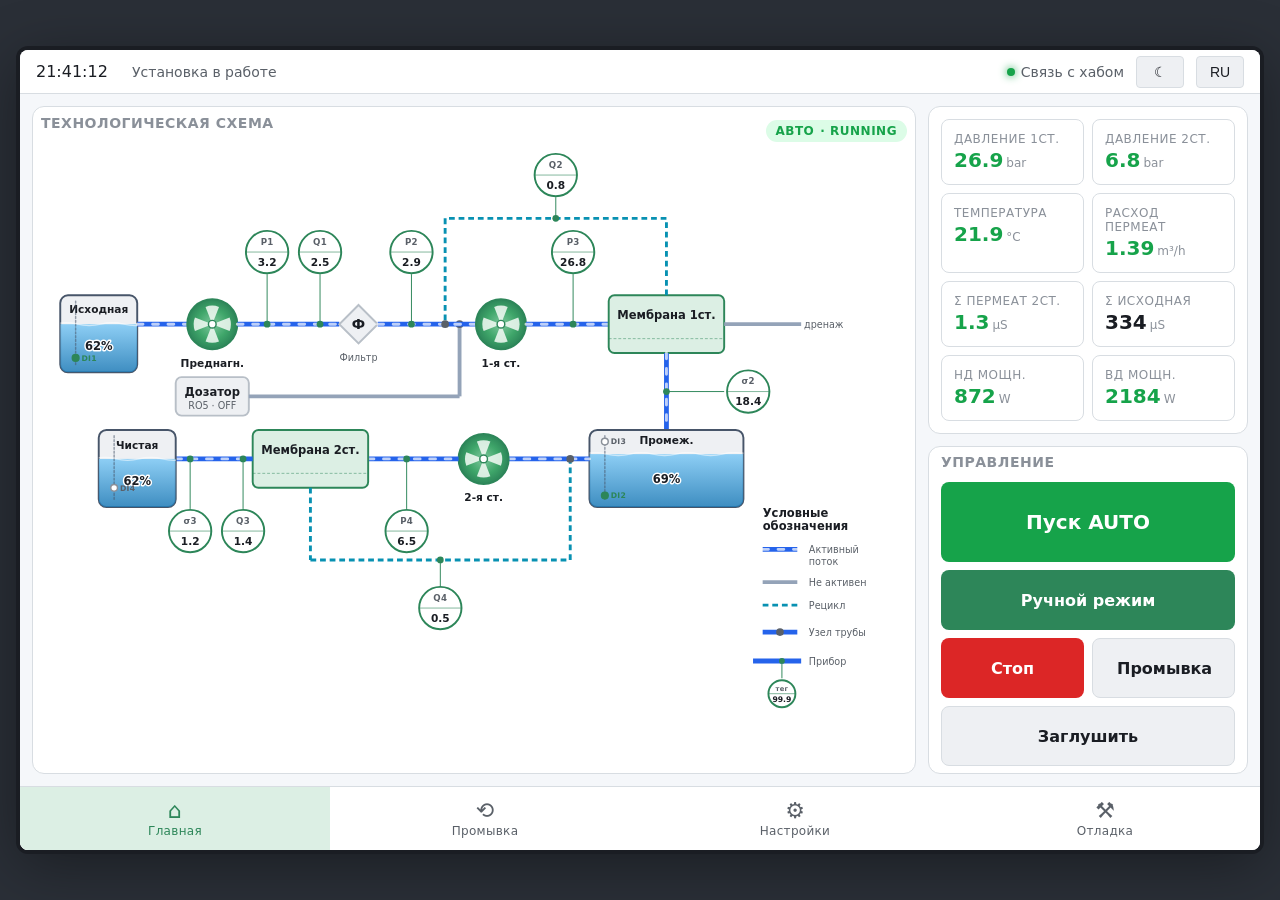
<file: proto/index.html>
<!DOCTYPE html>
<html lang="ru" data-theme="light">
<head>
    <meta charset="UTF-8">
    <title>RO HMI — Главная</title>
    <link rel="stylesheet" href="style.css">
    <style>
        /* ───── main screen specific ───── */
        .main-grid {
            display: grid;
            grid-template-columns: 1fr 320px;
            grid-template-rows: 1fr;
            gap: var(--gap-md);
            padding: var(--gap-md);
            height: 100%;
        }

        /* мнемосхема — слева, занимает всё */
        .mnemo-panel {
            background: var(--bg-card);
            border: 1px solid var(--border);
            border-radius: var(--radius-lg);
            padding: var(--gap-sm);  /* было gap-md, уменьшено для большего места под схему */
            overflow: hidden;
            display: flex;
            flex-direction: column;
        }
        .mnemo-header {
            display: flex;
            justify-content: space-between;
            align-items: center;
            margin-bottom: var(--gap-sm);  /* было gap-md, уменьшено */
        }
        .mnemo-svg {
            flex: 1;
            width: 100%;
        }

        /* правая колонка — KPI + кнопки */
        .right-col {
            display: flex;
            flex-direction: column;
            gap: var(--gap-md);
            min-width: 0;
        }

        /* KPI grid */
        .kpi-grid {
            display: grid;
            grid-template-columns: 1fr 1fr;
            gap: var(--gap-sm);
        }

        /* кнопки управления */
        .control-stack {
            display: flex;
            flex-direction: column;
            gap: var(--gap-sm);
        }
        .control-stack .btn { width: 100%; }
        .control-row {
            display: grid;
            grid-template-columns: 1fr 1fr;
            gap: var(--gap-sm);
        }

        /* Mode badge на мнемосхеме */
        .current-state {
            font-size: var(--fs-lg);
            font-weight: 600;
        }

        /* ─── SVG штрихи мнемосхемы ─── */
        .mnemo-svg .pipe { stroke: var(--pipe); stroke-width: 4; fill: none; }
        .mnemo-svg .pipe-active { stroke: var(--pipe-active); stroke-width: 5; fill: none; }
        .mnemo-svg .pipe-recycle { stroke: var(--info); stroke-width: 3; stroke-dasharray: 6 4; fill: none; }

        /* ─── Flow animation: «движущиеся капли» поверх активных труб ───
         * Полупрозрачная dashed-линия поверх сплошной pipe-active. Анимация
         * stroke-dashoffset создаёт иллюзию движения воды. Использовать только
         * на активных трубах (pipe-active), не на recycle (там уже dashed). */
        .mnemo-svg .pipe-flow {
            stroke: rgba(255, 255, 255, 0.7);
            stroke-width: 3;
            stroke-dasharray: 6 10;
            stroke-linecap: round;
            fill: none;
            pointer-events: none;
            animation: flow-march 1.4s linear infinite;
        }
        .mnemo-svg .pipe-flow.reverse {
            animation-name: flow-march-reverse;
        }

        /* dasharray = 6+10 = 16 → один цикл = смещение на 16 px */
        @keyframes flow-march {
            to { stroke-dashoffset: -16; }
        }
        @keyframes flow-march-reverse {
            to { stroke-dashoffset: 16; }
        }

        /* Анимация ПРЯМО на pipe-recycle (он уже dashed, нет нужды в overlay) */
        .mnemo-svg .pipe-recycle.flowing {
            animation: recycle-march 1.6s linear infinite;
        }
        @keyframes recycle-march {
            /* dasharray pipe-recycle = 6+4 = 10 px */
            to { stroke-dashoffset: -10; }
        }

        /* В тёмной теме яркость капель ниже */
        [data-theme="dark"] .mnemo-svg .pipe-flow {
            stroke: rgba(255, 255, 255, 0.45);
        }

        /* Accessibility — уважаем prefers-reduced-motion */
        @media (prefers-reduced-motion: reduce) {
            .mnemo-svg .pipe-flow {
                animation: none;
                stroke-dashoffset: 0;
            }
        }

        /* Junction — точка разветвления трубопровода (рецикл подключается
         * к main pipe, не к блоку). Стандарт P&ID — small filled circle. */
        .mnemo-svg .pipe-junction {
            fill: var(--text-secondary);
            stroke: none;
        }
        [data-theme="dark"] .mnemo-svg .pipe-junction {
            fill: var(--text-secondary);
        }
        .mnemo-svg .tank {
            fill: var(--bg-mute);
            stroke: var(--tank-stroke);
            stroke-width: 2;
        }
        /* legacy class — оставлен для обратной совместимости, не используется
         * в новом представлении ёмкостей (см. tank-water-grad ниже). */
        .mnemo-svg .tank-water { fill: var(--water); opacity: 0.7; }

        /* ─── Ёмкости (расширенная графика) ────────────────────────────────
         * Структура SVG-группы ёмкости:
         *   1. <rect class="tank">              — корпус (rounded rect)
         *   2. <g clip-path="…">                — обрезка по форме корпуса
         *        <rect class="tank-water-grad"> — заливка водой
         *        <path class="tank-wave-line">  — ripple на поверхности
         *   3. <text class="tank-name">          — название ёмкости
         *   4. <text class="tank-pct">           — % заполнения
         *   5. <line class="tank-probe">         — стержень датчиков уровня
         *   6. <g class="level-sw [.active]">    — поплавковый датчик на стержне
         */
        .mnemo-svg .tank-water-grad {
            fill: url(#tankWaterGrad);
            opacity: 0.85;
        }
        .mnemo-svg .tank-wave-line {
            stroke: #ffffff;
            stroke-width: 1.4;
            fill: none;
            opacity: 0.55;
            stroke-linecap: round;
            animation: tank-wave 5s ease-in-out infinite;
            transform-box: fill-box;
        }
        [data-theme="dark"] .mnemo-svg .tank-wave-line { opacity: 0.4; }
        @keyframes tank-wave {
            0%, 100% { transform: translateX(0); }
            50%      { transform: translateX(-10px); }
        }
        @media (prefers-reduced-motion: reduce) {
            .mnemo-svg .tank-wave-line { animation: none; }
        }
        .mnemo-svg .tank-name {
            fill: var(--text-primary);
            font-size: 11px;
            font-weight: 600;
            font-family: inherit;
            text-anchor: middle;
        }
        .mnemo-svg .tank-pct {
            fill: var(--text-primary);
            font-size: 12px;
            font-weight: 700;
            font-family: inherit;
            text-anchor: middle;
            font-variant-numeric: tabular-nums;
            paint-order: stroke;
            stroke: var(--bg-card);
            stroke-width: 3;
            stroke-linejoin: round;
        }
        /* Стержень-кронштейн с датчиками уровня (имитация погруженного зонда) */
        .mnemo-svg .tank-probe {
            stroke: var(--tank-stroke);
            stroke-width: 1.5;
            opacity: 0.55;
            stroke-dasharray: 2 2;
            stroke-linecap: round;
        }
        /* Поплавковый датчик уровня. Состояния:
         *   default — сухой (◯, серый, контур)
         *   .active — мокрый, контакт замкнут (●, зелёный)
         *   .alarm  — авария (●, красный, пульсация)
         */
        .mnemo-svg .level-sw .sw-dot {
            fill: var(--bg-card);
            stroke: var(--text-muted);
            stroke-width: 1.5;
        }
        .mnemo-svg .level-sw.active .sw-dot {
            fill: var(--accent);
            stroke: var(--accent);
        }
        .mnemo-svg .level-sw.alarm .sw-dot {
            fill: var(--danger);
            stroke: var(--danger);
            animation: sc-pulse 1.5s ease-in-out infinite;
        }
        .mnemo-svg .level-sw .sw-tag {
            fill: var(--text-secondary);
            font-size: 8px;
            font-weight: 700;
            font-family: inherit;
            letter-spacing: 0.3px;
            text-anchor: start;
        }
        .mnemo-svg .level-sw.active .sw-tag { fill: var(--accent); }
        .mnemo-svg .level-sw.alarm  .sw-tag { fill: var(--danger); }
        .mnemo-svg .equipment-bg { fill: var(--bg-mute); stroke: var(--border-strong); stroke-width: 2; }
        .mnemo-svg .equipment-active { fill: var(--accent-mute); stroke: var(--accent); stroke-width: 2; }
        .mnemo-svg .label { fill: var(--text-primary); font-size: 12px; font-weight: 600; font-family: inherit; }
        .mnemo-svg .label-sm { fill: var(--text-secondary); font-size: 10px; font-family: inherit; }
        .mnemo-svg .arrow { fill: var(--pipe); }
        .mnemo-svg .arrow-active { fill: var(--pipe-active); }

        /* ─── ISA-5.1 sensor circles (P&ID-style instrumentation tags) ─── */
        .mnemo-svg .sc-frame {
            fill: var(--bg-card);
            stroke: var(--accent);
            stroke-width: 2;
        }
        .mnemo-svg .sc-divider {
            stroke: var(--accent);
            stroke-width: 1;
            opacity: 0.6;
        }
        .mnemo-svg .sc-tag {
            fill: var(--text-secondary);
            font-size: 9px;
            font-weight: 700;
            font-family: inherit;
            text-anchor: middle;
            dominant-baseline: middle;
            letter-spacing: 0.3px;
        }
        .mnemo-svg .sc-value {
            fill: var(--text-primary);
            font-size: 11px;
            font-weight: 700;
            font-family: inherit;
            text-anchor: middle;
            dominant-baseline: middle;
            font-variant-numeric: tabular-nums;
        }
        /* leader line от прибора к точке врезки на трубе */
        .mnemo-svg .sc-leader {
            stroke: var(--accent);
            stroke-width: 1;
            fill: none;
        }
        /* tap point — маленький filled circle на трубе */
        .mnemo-svg .sc-tap {
            fill: var(--accent);
            stroke: none;
        }
        /* группа sensor-group объединяет circle + leader + tap в одно
         * единое целое для состояний — все элементы перекрашиваются вместе. */
        .mnemo-svg .sensor-group.warn .sc-frame,
        .mnemo-svg .sensor-group.warn .sc-divider,
        .mnemo-svg .sensor-group.warn .sc-leader { stroke: var(--warning); }
        .mnemo-svg .sensor-group.warn .sc-tap     { fill: var(--warning); }
        .mnemo-svg .sensor-group.warn .sc-tag,
        .mnemo-svg .sensor-group.warn .sc-value   { fill: var(--warning); }

        .mnemo-svg .sensor-group.danger .sc-frame {
            stroke: var(--danger);
            animation: sc-pulse 1.5s ease-in-out infinite;
        }
        .mnemo-svg .sensor-group.danger .sc-divider,
        .mnemo-svg .sensor-group.danger .sc-leader { stroke: var(--danger); }
        .mnemo-svg .sensor-group.danger .sc-tap    { fill: var(--danger); }
        .mnemo-svg .sensor-group.danger .sc-tag,
        .mnemo-svg .sensor-group.danger .sc-value  { fill: var(--danger); }

        @keyframes sc-pulse {
            0%, 100% { stroke-width: 2; }
            50% { stroke-width: 3.5; }
        }
        .mnemo-svg .sensor-group.offline .sc-frame {
            stroke: var(--border-strong);
            stroke-dasharray: 4 2;
        }
        .mnemo-svg .sensor-group.offline .sc-leader { stroke: var(--border-strong); stroke-dasharray: 4 2; }
        .mnemo-svg .sensor-group.offline .sc-tap    { fill: var(--border-strong); }
        .mnemo-svg .sensor-group.offline .sc-tag,
        .mnemo-svg .sensor-group.offline .sc-value  { fill: var(--text-muted); }

        /* ─── Насосы (P&ID-style centrifugal pump symbol — circle + impeller) ───
         * Состояния:
         *   .running  — крутится, зелёный градиент
         *   .starting — пульсирующий жёлтый (запуск, медленное вращение)
         *   .error    — пульсирующий красный (статичный ротор)
         *   .off      — серый (статичный)
         */
        .mnemo-svg .pump-circle .pump-bg {
            fill: var(--bg-card);
            stroke: var(--accent);
            stroke-width: 2;
            transition: fill 0.3s, stroke 0.3s;
        }
        .mnemo-svg .pump-circle .pump-blade {
            fill: var(--accent);
            stroke: none;
        }
        .mnemo-svg .pump-circle .pump-hub {
            fill: var(--bg-card);
            stroke: var(--accent);
            stroke-width: 1.5;
        }
        .mnemo-svg .pump-circle .pump-label {
            fill: var(--text-primary);
            font-size: 11px;
            font-weight: 600;
            font-family: inherit;
            text-anchor: middle;
        }

        /* Группа ротора — анимация вращения через CSS.
         * transform-box: fill-box даёт вращение вокруг центра bbox группы. */
        .mnemo-svg .pump-circle .pump-rotor {
            transform-box: fill-box;
            transform-origin: center;
        }

        /* RUNNING — крутящийся импеллер с зелёным градиентом */
        .mnemo-svg .pump-circle.running .pump-bg {
            fill: url(#pumpGradRun);
            stroke: var(--accent);
        }
        .mnemo-svg .pump-circle.running .pump-blade {
            fill: #f4faf6;
            opacity: 0.85;
        }
        .mnemo-svg .pump-circle.running .pump-rotor {
            animation: pump-spin 1.5s linear infinite;
        }

        /* STARTING — жёлтый, медленное вращение, пульсирующий фон */
        .mnemo-svg .pump-circle.starting .pump-bg {
            fill: rgba(245, 158, 11, 0.18);
            stroke: var(--warning);
            animation: pump-pulse-warn 1.2s ease-in-out infinite;
        }
        .mnemo-svg .pump-circle.starting .pump-blade {
            fill: var(--warning);
        }
        .mnemo-svg .pump-circle.starting .pump-hub {
            stroke: var(--warning);
        }
        .mnemo-svg .pump-circle.starting .pump-rotor {
            animation: pump-spin 3s linear infinite;
        }

        /* ERROR — красный, пульсирующий, ротор не вращается */
        .mnemo-svg .pump-circle.error .pump-bg {
            fill: rgba(220, 53, 69, 0.18);
            stroke: var(--danger);
            animation: pump-pulse-err 1s ease-in-out infinite;
        }
        .mnemo-svg .pump-circle.error .pump-blade {
            fill: var(--danger);
        }
        .mnemo-svg .pump-circle.error .pump-hub {
            stroke: var(--danger);
        }

        /* OFF — серый, статичный */
        .mnemo-svg .pump-circle.off .pump-bg {
            fill: var(--bg-mute);
            stroke: var(--border-strong);
        }
        .mnemo-svg .pump-circle.off .pump-blade {
            fill: var(--text-muted);
        }
        .mnemo-svg .pump-circle.off .pump-hub {
            stroke: var(--text-muted);
        }

        @keyframes pump-spin {
            from { transform: rotate(0deg); }
            to   { transform: rotate(360deg); }
        }
        @keyframes pump-pulse-warn {
            0%, 100% { stroke-width: 2; }
            50%      { stroke-width: 3.5; }
        }
        @keyframes pump-pulse-err {
            0%, 100% { stroke-width: 2; }
            50%      { stroke-width: 4; }
        }
        @media (prefers-reduced-motion: reduce) {
            .mnemo-svg .pump-circle .pump-rotor { animation: none; }
            .mnemo-svg .pump-circle .pump-bg    { animation: none; }
        }

        /* ─── Кликабельное оборудование (фильтр, насосы, мембраны) ─────────
         * Эти элементы открывают подробный модал по клику. Курсор-указатель
         * + лёгкий highlight на hover делает affordance очевидным. */
        .mnemo-svg .equipment-clickable {
            cursor: pointer;
        }
        .mnemo-svg .equipment-clickable:hover .filter-diamond,
        .mnemo-svg .equipment-clickable:hover .equipment-active,
        .mnemo-svg .equipment-clickable:hover .equipment-bg,
        .mnemo-svg .equipment-clickable:hover .pump-bg {
            filter: brightness(1.08) drop-shadow(0 0 4px var(--accent));
        }
        .mnemo-svg .equipment-clickable:focus { outline: none; }
        .mnemo-svg .equipment-clickable:focus-visible .filter-diamond,
        .mnemo-svg .equipment-clickable:focus-visible .equipment-active,
        .mnemo-svg .equipment-clickable:focus-visible .pump-bg {
            stroke: var(--accent-hover);
            stroke-width: 3;
        }

        /* ─── Фильтр (ромб с буквой "Ф" — упрощённый ISA-символ фильтра) ─── */
        .mnemo-svg .filter-diamond {
            fill: var(--bg-mute);
            stroke: var(--border-strong);
            stroke-width: 2;
        }
        .mnemo-svg .filter-letter {
            fill: var(--text-primary);
            font-size: 14px;
            font-weight: 700;
            font-family: inherit;
            text-anchor: middle;
            dominant-baseline: central;
        }
    </style>
</head>
<body>

<div class="screen">

    <!-- ───── status bar ───── -->
    <div class="statusbar">
        <span class="sb-time">14:32:05</span>
        <span class="sb-message" data-i18n="sb.system_running">Установка в работе</span>
        <div class="sb-controls">
            <span class="sb-link sb-conn"><span class="dot"></span><span data-i18n="sb.online">Связь с хабом</span></span>
            <button class="sb-btn" data-action="toggle-theme">☾</button>
            <button class="sb-btn" data-action="toggle-lang">RU</button>
        </div>
    </div>

    <!-- ───── content ───── -->
    <div class="content">
        <div class="main-grid">

            <!-- ───── мнемосхема ───── -->
            <div class="mnemo-panel">
                <div class="mnemo-header">
                    <h2 class="card-title" data-i18n="main.title">Технологическая схема</h2>
                    <div class="current-state">
                        <span class="badge badge-ok"><span data-i18n="mode.auto">Авто</span> · RUNNING</span>
                    </div>
                </div>

                <!-- SVG мнемосхема установки. Sensor circles — стандарт ISA-5.1
                     P&ID: круг с тегом наверху (P1, Q1, σ1...) и значением внизу.
                     Каждый прибор связан leader-line с tap-point на трубопроводе.
                     Направление потока показано flow-animation (бегущие капли),
                     стрелки-маркеры не используются. -->
                <svg class="mnemo-svg" viewBox="0 30 900 530" preserveAspectRatio="xMidYMin meet">

                    <!-- ════════════════════════════════════════════════════════════
                         SVG defs:
                          • pumpGradRun  — радиальный градиент работающего насоса
                          • tankWaterGrad — вертикальный градиент воды (светлее
                            у поверхности, темнее у дна)
                          • clip-feed-tank / -inter-tank / -product-tank — обрезки
                            формы каждой ёмкости для воды и волны
                         ════════════════════════════════════════════════════════════ -->
                    <defs>
                        <radialGradient id="pumpGradRun" cx="50%" cy="50%" r="50%">
                            <stop offset="0%"  stop-color="#7fc89e"/>
                            <stop offset="60%" stop-color="#3fa66a"/>
                            <stop offset="100%" stop-color="#2d8659"/>
                        </radialGradient>
                        <linearGradient id="tankWaterGrad" x1="0" y1="0" x2="0" y2="1">
                            <stop offset="0%"   stop-color="#7cc8f5"/>
                            <stop offset="100%" stop-color="#1f7cb8"/>
                        </linearGradient>
                        <clipPath id="clip-feed-tank">
                            <rect x="20" y="180" width="80" height="80" rx="8"/>
                        </clipPath>
                        <clipPath id="clip-inter-tank">
                            <rect x="570" y="320" width="160" height="80" rx="8"/>
                        </clipPath>
                        <clipPath id="clip-product-tank">
                            <rect x="60" y="320" width="80" height="80" rx="8"/>
                        </clipPath>
                    </defs>

                    <!-- ════════════════════════════════════════════════════════════
                         КОМПАКТНЫЙ LAYOUT 900×560:
                         Row 1 (top): исходная (left, vertical), оборудование 1ст (Y=180..240)
                         Row 2 (middle): чистая (left, vertical), оборудование 2ст (Y=320..380)
                         Pipe row 1: Y=210, pipe row 2: Y=350
                         Sensors above row 1: Y=130..170, sensors below row 2: Y=400..440
                         Recycle 1ст: петля Y=140 над row 1
                         Recycle 2ст: петля Y=410 под row 2
                         ════════════════════════════════════════════════════════════ -->

                    <!-- ═══ Исходная ёмкость (feed) ═══════════════════════════════
                         Геометрия 80×80 на (20, 180). Уровень воды ~62% (y=210→260).
                         Один поплавковый датчик DI1 (низкоуровневый, активен).
                         ═══════════════════════════════════════════════════════════ -->
                    <g class="tank-group">
                        <rect class="tank" x="20" y="180" width="80" height="80" rx="8"/>
                        <g clip-path="url(#clip-feed-tank)">
                            <rect class="tank-water-grad" x="20" y="210" width="80" height="50"/>
                            <path class="tank-wave-line"
                                  d="M14,210 Q26,207 38,210 T62,210 T86,210 T110,210"/>
                        </g>
                        <text class="tank-name" x="60" y="198"
                              data-i18n="main.feed_tank">Исходная</text>
                        <text class="tank-pct"  x="60" y="237">62%</text>
                        <line class="tank-probe" x1="36" y1="186" x2="36" y2="254"/>
                        <g class="level-sw active" transform="translate(36, 245)">
                            <circle class="sw-dot" cx="0" cy="0" r="3.5"/>
                            <text class="sw-tag" x="6" y="3">DI1</text>
                        </g>
                    </g>

                    <!-- труба от исходной к преднагнетанию (горизонтально) -->
                    <line class="pipe-active" x1="100" y1="210" x2="152" y2="210"/>
                    <line class="pipe-flow" x1="100" y1="210" x2="152" y2="210"/>

                    <!-- ===== Преднагнетательный насос (centrifugal pump symbol) ===== -->
                    <g class="pump-circle running equipment-clickable" data-equipment="pump-pre" transform="translate(178,210)">
                        <circle class="pump-bg" r="26"/>
                        <g class="pump-rotor">
                            <path class="pump-blade" d="M0,0 L18,-7 A19,19 0 0,1 18,7 Z"/>
                            <path class="pump-blade" d="M0,0 L7,18 A19,19 0 0,1 -7,18 Z"/>
                            <path class="pump-blade" d="M0,0 L-18,7 A19,19 0 0,1 -18,-7 Z"/>
                            <path class="pump-blade" d="M0,0 L-7,-18 A19,19 0 0,1 7,-18 Z"/>
                            <circle class="pump-hub" r="4"/>
                        </g>
                        <text class="pump-label" y="44" data-i18n="main.pump_pre">Преднагн.</text>
                    </g>

                    <!-- ════════════════════════════════════════════════════════════
                         ДОЗАТОР — реагент-антискалант впрыскивается ПОСЛЕ фильтра
                         (если впрыснуть до фильтра, мехочистка задержит хлопья).
                         Точка врезки (435, 210) на pipe-active filter→1ст; Дозатор
                         остаётся на левом краю под Преднагн (свободное место).
                         Линия: Дозатор right → вправо вдоль y=285 → вверх к pipe.
                         ════════════════════════════════════════════════════════════ -->
                    <rect class="equipment-bg" x="140" y="265" width="76" height="40" rx="6"/>
                    <text class="label" x="178" y="285" text-anchor="middle" data-i18n="main.doser">Дозатор</text>
                    <text class="label-sm" x="178" y="298" text-anchor="middle">RO5 · OFF</text>
                    <!-- Connecting pipe от дозатора до точки врезки (435, 210) -->
                    <line class="pipe" x1="216" y1="285" x2="435" y2="285"/>
                    <line class="pipe" x1="435" y1="285" x2="435" y2="210"/>
                    <!-- Junction на pipe-active фильтр→1ст (точка впрыска реагента) -->
                    <circle class="pipe-junction" cx="435" cy="210" r="4"/>

                    <!-- труба от преднагн → фильтр, с tap-points P1 + Q1
                         (фильтр уменьшен → труба длиннее, P1/Q1 разнесены) -->
                    <line class="pipe-active" x1="204" y1="210" x2="310" y2="210"/>
                    <line class="pipe-flow" x1="204" y1="210" x2="310" y2="210"/>

                    <!-- ═══ P1 + Q1 на трубе после преднагнетания (Q1 сдвинут вправо
                         после уменьшения фильтра — теперь между датчиками комфортный
                         зазор без визуального наложения кругов) ═══ -->
                    <g class="sensor-group">
                        <line class="sc-leader" x1="235" y1="210" x2="235" y2="158"/>
                        <circle class="sc-tap" cx="235" cy="210" r="3.5"/>
                        <g class="sensor-circle" transform="translate(235,135)">
                            <circle class="sc-frame" r="22"/>
                            <line class="sc-divider" x1="-22" y1="0" x2="22" y2="0"/>
                            <text class="sc-tag" y="-10">P1</text>
                            <text class="sc-value" y="11">3.2</text>
                        </g>
                    </g>
                    <g class="sensor-group">
                        <line class="sc-leader" x1="290" y1="210" x2="290" y2="158"/>
                        <circle class="sc-tap" cx="290" cy="210" r="3.5"/>
                        <g class="sensor-circle" transform="translate(290,135)">
                            <circle class="sc-frame" r="22"/>
                            <line class="sc-divider" x1="-22" y1="0" x2="22" y2="0"/>
                            <text class="sc-tag" y="-10">Q1</text>
                            <text class="sc-value" y="11">2.5</text>
                        </g>
                    </g>

                    <!-- ===== Фильтр мехочистки (ромб с буквой "Ф", уменьшен 2×) =====
                         Ромб 40×40 с центром (330, 210). Вершины: top (330,190),
                         right (350,210), bottom (330,230), left (310,210).
                         Левая и правая точки совпадают с концами труб → бесшовно.
                         Уменьшение освободило место для P1/Q1 датчиков на трубе.
                         Кликабелен — открывает модал с ΔP и наработкой картриджа. -->
                    <g class="equipment-clickable" data-equipment="filter">
                        <polygon class="filter-diamond" points="330,190 350,210 330,230 310,210"/>
                        <text class="filter-letter" x="330" y="210">Ф</text>
                        <text class="label-sm" x="330" y="248" text-anchor="middle" data-i18n="main.filter">Фильтр</text>
                    </g>

                    <!-- труба фильтр → насос 1ст с tap-point P2 (фильтр уменьшен:
                         труба теперь начинается с x=350, не x=370) -->
                    <line class="pipe-active" x1="350" y1="210" x2="452" y2="210"/>
                    <line class="pipe-flow" x1="350" y1="210" x2="452" y2="210"/>

                    <!-- ═══ P2 — после фильтра (сдвинут к началу трубы, чтобы освободить
                         x=420 для junction рецикла 1ст ниже) ═══ -->
                    <g class="sensor-group">
                        <line class="sc-leader" x1="385" y1="210" x2="385" y2="158"/>
                        <circle class="sc-tap" cx="385" cy="210" r="3.5"/>
                        <g class="sensor-circle" transform="translate(385,135)">
                            <circle class="sc-frame" r="22"/>
                            <line class="sc-divider" x1="-22" y1="0" x2="22" y2="0"/>
                            <text class="sc-tag" y="-10">P2</text>
                            <text class="sc-value" y="11">2.9</text>
                        </g>
                    </g>

                    <!-- ===== Насос 1-й ступени (centrifugal pump symbol) ===== -->
                    <g class="pump-circle running equipment-clickable" data-equipment="pump-st1" transform="translate(478,210)">
                        <circle class="pump-bg" r="26"/>
                        <g class="pump-rotor">
                            <path class="pump-blade" d="M0,0 L18,-7 A19,19 0 0,1 18,7 Z"/>
                            <path class="pump-blade" d="M0,0 L7,18 A19,19 0 0,1 -7,18 Z"/>
                            <path class="pump-blade" d="M0,0 L-18,7 A19,19 0 0,1 -18,-7 Z"/>
                            <path class="pump-blade" d="M0,0 L-7,-18 A19,19 0 0,1 7,-18 Z"/>
                            <circle class="pump-hub" r="4"/>
                        </g>
                        <text class="pump-label" y="44" data-i18n="main.pump_st1">1-я ст.</text>
                    </g>

                    <!-- труба насос 1ст → мембрана 1 с tap-point P3 -->
                    <line class="pipe-active" x1="504" y1="210" x2="590" y2="210"/>
                    <line class="pipe-flow" x1="504" y1="210" x2="590" y2="210"/>

                    <!-- ═══ P3 — давление 1-й ступени ═══ -->
                    <g class="sensor-group">
                        <line class="sc-leader" x1="553" y1="210" x2="553" y2="158"/>
                        <circle class="sc-tap" cx="553" cy="210" r="3.5"/>
                        <g class="sensor-circle" transform="translate(553,135)">
                            <circle class="sc-frame" r="22"/>
                            <line class="sc-divider" x1="-22" y1="0" x2="22" y2="0"/>
                            <text class="sc-tag" y="-10">P3</text>
                            <text class="sc-value" y="11">26.8</text>
                        </g>
                    </g>

                    <!-- ===== Мембрана 1-й ступени ===== -->
                    <g class="equipment-clickable" data-equipment="membrane-1">
                        <rect class="equipment-active" x="590" y="180" width="120" height="60" rx="6"/>
                        <text class="label" x="650" y="205" text-anchor="middle" data-i18n="main.membrane1">Мембрана 1ст.</text>
                        <line x1="590" y1="225" x2="710" y2="225" stroke="var(--accent)" stroke-width="1" stroke-dasharray="3 2" opacity="0.5"/>
                    </g>

                    <!-- ════════════════════════════════════════════════════════════
                         РЕЦИКЛ 1-й СТУПЕНИ — выход концентрата СВЕРХУ мембраны 1
                         (отдельная труба от рецикла, не общая с дренажом):
                         • НАЧАЛО: на top-edge мембраны 1 в (650, 180)
                         • КОНЕЦ: junction на pipe-active (фильтр→насос 1ст) в (420, 210)
                         ════════════════════════════════════════════════════════════ -->
                    <line class="pipe-recycle flowing" x1="650" y1="180" x2="650" y2="100"/>
                    <line class="pipe-recycle flowing" x1="650" y1="100" x2="420" y2="100"/>
                    <line class="pipe-recycle flowing" x1="420" y1="100" x2="420" y2="210"/>
                    <circle class="pipe-junction" cx="420" cy="210" r="4"/>

                    <!-- ═══ Q2 — расход рецикла 1ст ═══ -->
                    <g class="sensor-group">
                        <line class="sc-leader" x1="535" y1="100" x2="535" y2="78"/>
                        <circle class="sc-tap" cx="535" cy="100" r="3.5"/>
                        <g class="sensor-circle" transform="translate(535,55)">
                            <circle class="sc-frame" r="22"/>
                            <line class="sc-divider" x1="-22" y1="0" x2="22" y2="0"/>
                            <text class="sc-tag" y="-10">Q2</text>
                            <text class="sc-value" y="11">0.8</text>
                        </g>
                    </g>

                    <!-- ════════════════════════════════════════════════════════════
                         ДРЕНАЖ — отдельная труба от right-edge мембраны 1.
                         Серая (вентиль закрыт в обычном режиме), концентрат уходит
                         на дренаж только при ручном открытии.
                         ════════════════════════════════════════════════════════════ -->
                    <line class="pipe" x1="710" y1="210" x2="790" y2="210"/>
                    <text class="label-sm" x="793" y="214">дренаж</text>

                    <!-- ════════════════════════════════════════════════════════════
                         СВЯЗЬ row 1 → row 2: пермеат от мембраны 1 вниз к промежуточной
                         Y=240..320 (вертикально). σ2 sensor справа от трубы.
                         ════════════════════════════════════════════════════════════ -->
                    <line class="pipe-active" x1="650" y1="240" x2="650" y2="320"/>
                    <line class="pipe-flow" x1="650" y1="240" x2="650" y2="320"/>

                    <!-- ═══ σ2 — проводимость пермеата 1ст ═══ -->
                    <g class="sensor-group">
                        <line class="sc-leader" x1="650" y1="280" x2="710" y2="280"/>
                        <circle class="sc-tap" cx="650" cy="280" r="3.5"/>
                        <g class="sensor-circle" transform="translate(735,280)">
                            <circle class="sc-frame" r="22"/>
                            <line class="sc-divider" x1="-22" y1="0" x2="22" y2="0"/>
                            <text class="sc-tag" y="-10">σ2</text>
                            <text class="sc-value" y="11">18.4</text>
                        </g>
                    </g>

                    <!-- ════════════════════════════════════════════════════════════
                         ROW 2 (нижний ряд): Промеж. → 2-я ст. → Мембрана 2 → Чистая
                         Y=320..380 для оборудования, pipe Y=350, поток справа налево
                         ════════════════════════════════════════════════════════════ -->

                    <!-- ═══ Промежуточная ёмкость ═════════════════════════════════
                         Геометрия 160×80 на (570, 320). Уровень ~69% (y=345→400).
                         Два поплавка: DI3 — высокоуровневый (сухой), DI2 — низко-
                         уровневый (мокрый). Стержень-зонд по левому борту.
                         ═══════════════════════════════════════════════════════════ -->
                    <g class="tank-group">
                        <rect class="tank" x="570" y="320" width="160" height="80" rx="8"/>
                        <g clip-path="url(#clip-inter-tank)">
                            <rect class="tank-water-grad" x="570" y="345" width="160" height="55"/>
                            <path class="tank-wave-line"
                                  d="M564,345 Q576,342 588,345 T612,345 T636,345 T660,345 T684,345 T708,345 T736,345"/>
                        </g>
                        <text class="tank-name" x="650" y="335"
                              data-i18n="main.inter_tank">Промеж.</text>
                        <text class="tank-pct"  x="650" y="375">69%</text>
                        <line class="tank-probe" x1="586" y1="326" x2="586" y2="394"/>
                        <!-- DI3 — высокий уровень: сухой → ёмкость не переполнена -->
                        <g class="level-sw" transform="translate(586, 332)">
                            <circle class="sw-dot" cx="0" cy="0" r="3.5"/>
                            <text class="sw-tag" x="6" y="3">DI3</text>
                        </g>
                        <!-- DI2 — низкий уровень: мокрый → есть вода для подачи -->
                        <g class="level-sw active" transform="translate(586, 388)">
                            <circle class="sw-dot" cx="0" cy="0" r="3.5"/>
                            <text class="sw-tag" x="6" y="3">DI2</text>
                        </g>
                    </g>

                    <!-- труба промеж → насос 2 (поток справа налево, flow.reverse) -->
                    <line class="pipe-active" x1="570" y1="350" x2="486" y2="350"/>
                    <line class="pipe-flow reverse" x1="486" y1="350" x2="570" y2="350"/>

                    <!-- ===== Насос 2-й ступени (centrifugal pump symbol) ===== -->
                    <g class="pump-circle running equipment-clickable" data-equipment="pump-st2" transform="translate(460,350)">
                        <circle class="pump-bg" r="26"/>
                        <g class="pump-rotor">
                            <path class="pump-blade" d="M0,0 L18,-7 A19,19 0 0,1 18,7 Z"/>
                            <path class="pump-blade" d="M0,0 L7,18 A19,19 0 0,1 -7,18 Z"/>
                            <path class="pump-blade" d="M0,0 L-18,7 A19,19 0 0,1 -18,-7 Z"/>
                            <path class="pump-blade" d="M0,0 L-7,-18 A19,19 0 0,1 7,-18 Z"/>
                            <circle class="pump-hub" r="4"/>
                        </g>
                        <text class="pump-label" y="44" data-i18n="main.pump_st2">2-я ст.</text>
                    </g>

                    <!-- труба насос 2 → мембрана 2, tap-point P4 (flow.reverse) -->
                    <line class="pipe-active" x1="434" y1="350" x2="340" y2="350"/>
                    <line class="pipe-flow reverse" x1="340" y1="350" x2="434" y2="350"/>

                    <!-- ═══ P4 — давление 2-й ступени (под трубой) ═══ -->
                    <g class="sensor-group">
                        <line class="sc-leader" x1="380" y1="350" x2="380" y2="402"/>
                        <circle class="sc-tap" cx="380" cy="350" r="3.5"/>
                        <g class="sensor-circle" transform="translate(380,425)">
                            <circle class="sc-frame" r="22"/>
                            <line class="sc-divider" x1="-22" y1="0" x2="22" y2="0"/>
                            <text class="sc-tag" y="-10">P4</text>
                            <text class="sc-value" y="11">6.5</text>
                        </g>
                    </g>

                    <!-- ===== Мембрана 2-й ступени ===== -->
                    <g class="equipment-clickable" data-equipment="membrane-2">
                        <rect class="equipment-active" x="220" y="320" width="120" height="60" rx="6"/>
                        <text class="label" x="280" y="345" text-anchor="middle" data-i18n="main.membrane2">Мембрана 2ст.</text>
                        <line x1="220" y1="365" x2="340" y2="365" stroke="var(--accent)" stroke-width="1" stroke-dasharray="3 2" opacity="0.5"/>
                    </g>

                    <!-- ════════════════════════════════════════════════════════════
                         РЕЦИКЛ 2-й СТУПЕНИ — концентрат с bottom-center мембраны 2.
                         Симметричен рециклу 1 (который выходит с top-center мембр. 1):
                         • НАЧАЛО: bottom-edge мембраны 2 в (280, 380) — прямое
                           соединение с блоком. Дренажа на 2-й ступени нет,
                           поэтому весь концентрат → рецикл (без pipe-active stub).
                         • КОНЕЦ: junction на pipe-active (промеж→насос 2) в (550, 350)
                           — ближе к промеж-танку, чтобы концентрат разбавлялся.
                         • Горизонталь y=455 — ниже P4 sensor (его круг до y=447).
                         ════════════════════════════════════════════════════════════ -->
                    <line class="pipe-recycle flowing" x1="280" y1="380" x2="280" y2="455"/>
                    <line class="pipe-recycle flowing" x1="280" y1="455" x2="550" y2="455"/>
                    <line class="pipe-recycle flowing" x1="550" y1="455" x2="550" y2="350"/>
                    <circle class="pipe-junction" cx="550" cy="350" r="4"/>

                    <!-- ═══ Q4 — расход рецикла 2ст (под петлёй) ═══ -->
                    <g class="sensor-group">
                        <line class="sc-leader" x1="415" y1="455" x2="415" y2="483"/>
                        <circle class="sc-tap" cx="415" cy="455" r="3.5"/>
                        <g class="sensor-circle" transform="translate(415,505)">
                            <circle class="sc-frame" r="22"/>
                            <line class="sc-divider" x1="-22" y1="0" x2="22" y2="0"/>
                            <text class="sc-tag" y="-10">Q4</text>
                            <text class="sc-value" y="11">0.5</text>
                        </g>
                    </g>

                    <!-- ════════════════════════════════════════════════════════════
                         ВЫХОД: Мембрана 2 → Чистая ёмкость (горизонтально влево).
                         σ3 и Q3 sensors ОБА снизу от трубы (избегаем коллизии Q3
                         с дозатором, который на y=265..305 над трубой row 2).
                         ════════════════════════════════════════════════════════════ -->
                    <line class="pipe-active" x1="220" y1="350" x2="140" y2="350"/>
                    <line class="pipe-flow reverse" x1="140" y1="350" x2="220" y2="350"/>

                    <!-- ═══ σ3 — проводимость товарного пермеата (снизу-слева) ═══ -->
                    <g class="sensor-group">
                        <line class="sc-leader" x1="155" y1="350" x2="155" y2="402"/>
                        <circle class="sc-tap" cx="155" cy="350" r="3.5"/>
                        <g class="sensor-circle" transform="translate(155,425)">
                            <circle class="sc-frame" r="22"/>
                            <line class="sc-divider" x1="-22" y1="0" x2="22" y2="0"/>
                            <text class="sc-tag" y="-10">σ3</text>
                            <text class="sc-value" y="11">1.2</text>
                        </g>
                    </g>

                    <!-- ═══ Q3 — расход товарного пермеата (снизу-справа от σ3) ═══ -->
                    <g class="sensor-group">
                        <line class="sc-leader" x1="210" y1="350" x2="210" y2="402"/>
                        <circle class="sc-tap" cx="210" cy="350" r="3.5"/>
                        <g class="sensor-circle" transform="translate(210,425)">
                            <circle class="sc-frame" r="22"/>
                            <line class="sc-divider" x1="-22" y1="0" x2="22" y2="0"/>
                            <text class="sc-tag" y="-10">Q3</text>
                            <text class="sc-value" y="11">1.4</text>
                        </g>
                    </g>

                    <!-- ═══ Чистая (продуктовая) ёмкость ══════════════════════════
                         Геометрия 80×80 на (60, 320). Уровень ~62% (y=350→400).
                         Один поплавок DI4 (контроль наполнения, сухой —
                         в текущем состоянии резервуар не заполнен до отметки).
                         ═══════════════════════════════════════════════════════════ -->
                    <g class="tank-group">
                        <rect class="tank" x="60" y="320" width="80" height="80" rx="8"/>
                        <g clip-path="url(#clip-product-tank)">
                            <rect class="tank-water-grad" x="60" y="350" width="80" height="50"/>
                            <path class="tank-wave-line"
                                  d="M54,350 Q66,347 78,350 T102,350 T126,350 T150,350"/>
                        </g>
                        <text class="tank-name" x="100" y="340"
                              data-i18n="main.product_tank">Чистая</text>
                        <text class="tank-pct"  x="100" y="377">62%</text>
                        <line class="tank-probe" x1="76" y1="326" x2="76" y2="394"/>
                        <g class="level-sw" transform="translate(76, 380)">
                            <circle class="sw-dot" cx="0" cy="0" r="3.5"/>
                            <text class="sw-tag" x="6" y="3">DI4</text>
                        </g>
                    </g>

                    <!-- ════════════════════════════════════════════════════════════
                         ЛЕГЕНДА (правый верхний угол свободного пространства)
                         ════════════════════════════════════════════════════════════ -->
                    <g transform="translate(750, 410)">
                        <text class="label" x="0" y="0" font-weight="600">Условные</text>
                        <text class="label" x="0" y="14" font-weight="600">обозначения</text>

                        <!-- Активный поток (со встроенной flow-анимацией) -->
                        <line class="pipe-active" x1="0" y1="34" x2="36" y2="34"/>
                        <line class="pipe-flow" x1="0" y1="34" x2="36" y2="34"/>
                        <text class="label-sm" x="48" y="38">Активный</text>
                        <text class="label-sm" x="48" y="50">поток</text>

                        <line class="pipe" x1="0" y1="68" x2="36" y2="68"/>
                        <text class="label-sm" x="48" y="72">Не активен</text>

                        <line class="pipe-recycle flowing" x1="0" y1="92" x2="36" y2="92"/>
                        <text class="label-sm" x="48" y="96">Рецикл</text>

                        <!-- Junction (точка разветвления трубы) -->
                        <line class="pipe-active" x1="0" y1="120" x2="36" y2="120"/>
                        <circle class="pipe-junction" cx="18" cy="120" r="4"/>
                        <text class="label-sm" x="48" y="124">Узел трубы</text>

                        <!-- Прибор (sensor circle) -->
                        <line class="pipe-active" x1="-10" y1="150" x2="40" y2="150"/>
                        <g class="sensor-group">
                            <line class="sc-leader" x1="20" y1="150" x2="20" y2="168"/>
                            <circle class="sc-tap" cx="20" cy="150" r="3"/>
                            <g class="sensor-circle" transform="translate(20,184)">
                                <circle class="sc-frame" r="14"/>
                                <line class="sc-divider" x1="-14" y1="0" x2="14" y2="0"/>
                                <text class="sc-tag" y="-5" style="font-size:7px">тег</text>
                                <text class="sc-value" y="6" style="font-size:8px">99.9</text>
                            </g>
                        </g>
                        <text class="label-sm" x="48" y="154">Прибор</text>
                    </g>

                </svg>
            </div>

            <!-- ───── правая колонка ───── -->
            <div class="right-col">

                <!-- KPI grid (живые параметры) -->
                <div class="card" style="padding: var(--gap-md);">
                    <div class="kpi-grid">
                        <div class="kpi ok">
                            <span class="kpi-label" data-i18n="p.st1_pressure">Давление 1ст.</span>
                            <span><span class="kpi-value" data-mock data-mock-base="26.8" data-mock-decimals="1" data-mock-noise="0.03">26.8</span><span class="kpi-unit">bar</span></span>
                        </div>
                        <div class="kpi ok">
                            <span class="kpi-label" data-i18n="p.st2_pressure">Давление 2ст.</span>
                            <span><span class="kpi-value" data-mock data-mock-base="6.5" data-mock-decimals="1" data-mock-noise="0.05">6.5</span><span class="kpi-unit">bar</span></span>
                        </div>
                        <div class="kpi ok">
                            <span class="kpi-label" data-i18n="p.temp">Температура</span>
                            <span><span class="kpi-value" data-mock data-mock-base="22.3" data-mock-decimals="1" data-mock-noise="0.02">22.3</span><span class="kpi-unit">°C</span></span>
                        </div>
                        <div class="kpi ok">
                            <span class="kpi-label" data-i18n="p.product_flow">Расход пермеат</span>
                            <span><span class="kpi-value" data-mock data-mock-base="1.42" data-mock-decimals="2" data-mock-noise="0.05">1.42</span><span class="kpi-unit">m³/h</span></span>
                        </div>
                        <div class="kpi ok">
                            <span class="kpi-label" data-i18n="p.perm2_cond">σ пермеат 2ст.</span>
                            <span><span class="kpi-value" data-mock data-mock-base="1.2" data-mock-decimals="1" data-mock-noise="0.1">1.2</span><span class="kpi-unit">µS</span></span>
                        </div>
                        <div class="kpi">
                            <span class="kpi-label" data-i18n="p.feed_cond">σ исходная</span>
                            <span><span class="kpi-value" data-mock data-mock-base="324" data-mock-decimals="0" data-mock-noise="0.05">324</span><span class="kpi-unit">µS</span></span>
                        </div>
                        <div class="kpi ok">
                            <span class="kpi-label" data-i18n="p.lp_power">НД мощн.</span>
                            <span><span class="kpi-value" data-mock data-mock-base="850" data-mock-decimals="0" data-mock-noise="0.03">850</span><span class="kpi-unit">W</span></span>
                        </div>
                        <div class="kpi ok">
                            <span class="kpi-label" data-i18n="p.hp_power">ВД мощн.</span>
                            <span><span class="kpi-value" data-mock data-mock-base="2200" data-mock-decimals="0" data-mock-noise="0.02">2200</span><span class="kpi-unit">W</span></span>
                        </div>
                    </div>
                </div>

                <!-- Кнопки управления -->
                <!-- Дизайн отражает топ-3 сценария Q1.3 (UI_SPEC §7):
                     [Пуск AUTO] и [Ручной режим] — две LARGE primary кнопки,
                     остальные — secondary / medium. -->
                <div class="card" style="padding: 7px var(--gap-md);">
                    <h3 class="card-title">Управление</h3>
                    <div class="control-stack">
                        <button class="btn btn-success btn-lg" data-confirm="confirm.start_auto" data-action="start_auto" data-i18n="main.start_auto">Пуск AUTO</button>
                        <button class="btn" data-confirm="confirm.manual" data-action="manual" data-i18n="main.manual">Ручной режим</button>
                        <div class="control-row">
                            <button class="btn btn-danger" data-action="stop" data-i18n="main.stop">Стоп</button>
                            <button class="btn btn-secondary" data-action="washing" data-href="washing.html" data-i18n="main.washing">Промывка</button>
                        </div>
                        <button class="btn btn-secondary" data-action="silence" data-i18n="main.silence">Заглушить алярмы</button>
                    </div>
                </div>

            </div>
        </div>
    </div>

    <!-- ───── tab bar ───── -->
    <div class="tabbar">
        <a class="tab active" href="index.html">
            <span class="tab-icon">⌂</span>
            <span class="tab-label" data-i18n="tab.main">Главная</span>
        </a>
        <a class="tab" href="washing.html">
            <span class="tab-icon">⟲</span>
            <span class="tab-label" data-i18n="tab.washing">Промывка</span>
        </a>
        <a class="tab" href="settings.html">
            <span class="tab-icon">⚙</span>
            <span class="tab-label" data-i18n="tab.settings">Настройки</span>
        </a>
        <a class="tab" href="debug.html">
            <span class="tab-icon">⚒</span>
            <span class="tab-label" data-i18n="tab.debug">Отладка</span>
        </a>
    </div>

</div>

<!-- ───── confirm modal ───── -->
<div id="confirm-modal" class="modal-overlay">
    <div class="modal">
        <div class="modal-title" data-i18n="confirm.title">Подтвердите действие</div>
        <div class="modal-text"></div>
        <div class="modal-actions">
            <button class="btn btn-secondary" data-modal="no" data-i18n="confirm.no">Отмена</button>
            <button class="btn" data-modal="yes" data-i18n="confirm.yes">Да</button>
        </div>
    </div>
</div>

<!-- ───── sensor detail modal ───── -->
<!-- Открывается по клику на любой sensor-circle на мнемосхеме.
     Содержимое генерируется JS (showSensorDetail) — заполняется
     по тэгу прибора (P1, Q3, σ2 ...) из словаря sensorMeta. -->
<div id="sensor-modal" class="modal-overlay">
    <div class="modal sensor-modal">
        <!-- содержимое подставляется через JS innerHTML -->
    </div>
</div>

<script src="app.js"></script>
</body>
</html>
</file>
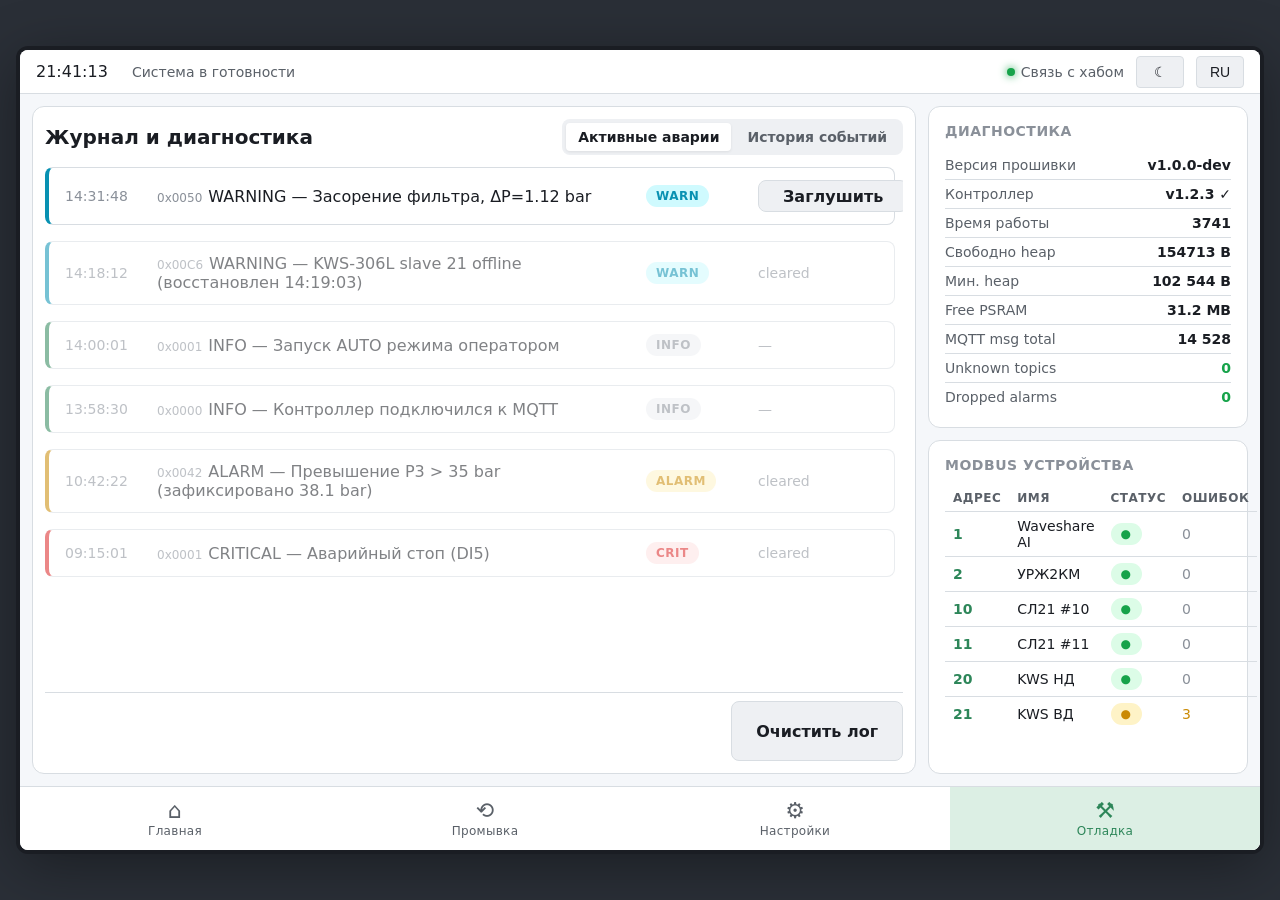
<file: proto/debug.html>
<!DOCTYPE html>
<html lang="ru" data-theme="light">
<head>
    <meta charset="UTF-8">
    <title>RO HMI — Отладка</title>
    <link rel="stylesheet" href="style.css">
    <style>
        .debug-grid {
            display: grid;
            grid-template-columns: 1fr 320px;
            grid-template-rows: auto minmax(0, 1fr);
            gap: var(--gap-md);
            padding: var(--gap-md);
            height: 100%;
            min-height: 0;
        }
        .debug-grid > * {
            min-height: 0;
        }

        /* left panel — scrollable log */
        .log-panel {
            background: var(--bg-card);
            border: 1px solid var(--border);
            border-radius: var(--radius-lg);
            padding: var(--gap-md);
            overflow: hidden;
            display: flex;
            flex-direction: column;
            gap: var(--gap-md);
            grid-row: 1 / 3;
        }

        .log-header {
            display: flex;
            justify-content: space-between;
            align-items: center;
        }

        .log-tabs {
            display: flex;
            gap: 4px;
            background: var(--bg-mute);
            padding: 4px;
            border-radius: var(--radius-md);
        }
        .log-tab {
            padding: 6px var(--gap-md);
            font-size: var(--fs-sm);
            font-weight: 600;
            color: var(--text-secondary);
            background: transparent;
            border: none;
            border-radius: var(--radius-sm);
            cursor: pointer;
            font-family: inherit;
        }
        .log-tab.active {
            background: var(--bg-card);
            color: var(--text-primary);
            box-shadow: 0 1px 3px rgba(0,0,0,0.08);
        }

        .log-list {
            flex: 1;
            overflow-y: auto;
            display: flex;
            flex-direction: column;
            gap: var(--gap-sm);
            padding-right: var(--gap-sm);
        }

        /* right column — diagnostic cards */
        .diag-row {
            display: flex;
            justify-content: space-between;
            padding: 6px 0;
            border-bottom: 1px solid var(--border);
            font-size: var(--fs-sm);
        }
        .diag-row:last-child { border: none; }
        .diag-row .key { color: var(--text-secondary); }
        .diag-row .val {
            font-variant-numeric: tabular-nums;
            font-weight: 600;
            color: var(--text-primary);
        }

        .device-table {
            width: 100%;
            border-collapse: collapse;
            font-size: var(--fs-sm);
        }
        .device-table th, .device-table td {
            text-align: left;
            padding: 6px 8px;
            border-bottom: 1px solid var(--border);
        }
        .device-table th {
            font-weight: 600;
            color: var(--text-secondary);
            font-size: var(--fs-xs);
            text-transform: uppercase;
            letter-spacing: 0.5px;
        }
        .device-table tr:last-child td { border-bottom: none; }
        .device-table .addr {
            font-variant-numeric: tabular-nums;
            font-weight: 600;
            color: var(--accent);
        }
        .device-table .err { color: var(--text-muted); font-variant-numeric: tabular-nums; }
        .device-table .err.has-err { color: var(--warning); }
    </style>
</head>
<body>

<div class="screen">

    <div class="statusbar">
        <span class="sb-time">14:32:05</span>
        <span class="sb-message" data-i18n="sb.system_idle">Система в готовности</span>
        <div class="sb-controls">
            <span class="sb-link sb-conn"><span class="dot"></span><span data-i18n="sb.online">Связь с хабом</span></span>
            <button class="sb-btn" data-action="toggle-theme">☾</button>
            <button class="sb-btn" data-action="toggle-lang">RU</button>
        </div>
    </div>

    <div class="content">
        <div class="debug-grid">

            <!-- ───── log (left, full height) ───── -->
            <div class="log-panel">
                <div class="log-header">
                    <h2 style="margin: 0; font-size: var(--fs-lg);" data-i18n="dbg.title">Журнал и диагностика</h2>
                    <div class="log-tabs">
                        <button class="log-tab active" data-i18n="dbg.alarms">Активные аварии</button>
                        <button class="log-tab" data-i18n="dbg.history">История событий</button>
                    </div>
                </div>

                <div class="log-list">
                    <div class="alarm-row is-warning">
                        <span class="alarm-time">14:31:48</span>
                        <span class="alarm-msg"><span class="code">0x0050</span>WARNING — Засорение фильтра, ΔP=1.12 bar</span>
                        <span><span class="badge badge-info">WARN</span></span>
                        <span><button class="btn btn-secondary" style="height: 32px; min-width: 80px;">Заглушить</button></span>
                    </div>
                    <div class="alarm-row is-warning is-cleared">
                        <span class="alarm-time">14:18:12</span>
                        <span class="alarm-msg"><span class="code">0x00C6</span>WARNING — KWS-306L slave 21 offline (восстановлен 14:19:03)</span>
                        <span><span class="badge badge-info">WARN</span></span>
                        <span style="color: var(--text-muted); font-size: var(--fs-sm);">cleared</span>
                    </div>
                    <div class="alarm-row is-info is-cleared">
                        <span class="alarm-time">14:00:01</span>
                        <span class="alarm-msg"><span class="code">0x0001</span>INFO — Запуск AUTO режима оператором</span>
                        <span><span class="badge badge-mute">INFO</span></span>
                        <span style="color: var(--text-muted); font-size: var(--fs-sm);">—</span>
                    </div>
                    <div class="alarm-row is-info is-cleared">
                        <span class="alarm-time">13:58:30</span>
                        <span class="alarm-msg"><span class="code">0x0000</span>INFO — Контроллер подключился к MQTT</span>
                        <span><span class="badge badge-mute">INFO</span></span>
                        <span style="color: var(--text-muted); font-size: var(--fs-sm);">—</span>
                    </div>
                    <div class="alarm-row is-alarm is-cleared">
                        <span class="alarm-time">10:42:22</span>
                        <span class="alarm-msg"><span class="code">0x0042</span>ALARM — Превышение P3 > 35 bar (зафиксировано 38.1 bar)</span>
                        <span><span class="badge badge-warn">ALARM</span></span>
                        <span style="color: var(--text-muted); font-size: var(--fs-sm);">cleared</span>
                    </div>
                    <div class="alarm-row is-critical is-cleared">
                        <span class="alarm-time">09:15:01</span>
                        <span class="alarm-msg"><span class="code">0x0001</span>CRITICAL — Аварийный стоп (DI5)</span>
                        <span><span class="badge badge-danger">CRIT</span></span>
                        <span style="color: var(--text-muted); font-size: var(--fs-sm);">cleared</span>
                    </div>
                </div>

                <div style="display: flex; justify-content: flex-end; gap: var(--gap-sm); padding-top: var(--gap-sm); border-top: 1px solid var(--border);">
                    <button class="btn btn-secondary" data-i18n="dbg.clear_log">Очистить лог</button>
                </div>
            </div>

            <!-- ───── system diagnostics (right top) ───── -->
            <div class="card">
                <h3 class="card-title" data-i18n="dbg.diag">Диагностика</h3>
                <div class="diag-row">
                    <span class="key" data-i18n="dbg.fw_ver">Версия прошивки</span>
                    <span class="val">v1.0.0-dev</span>
                </div>
                <div class="diag-row">
                    <span class="key" data-i18n="dbg.controller">Контроллер</span>
                    <span class="val">v1.2.3 ✓</span>
                </div>
                <div class="diag-row">
                    <span class="key" data-i18n="dbg.uptime">Uptime</span>
                    <span class="val" data-mock data-mock-base="3741" data-mock-decimals="0" data-mock-noise="0">01:02:21</span>
                </div>
                <div class="diag-row">
                    <span class="key" data-i18n="dbg.heap_free">Свободно heap</span>
                    <span class="val"><span data-mock data-mock-base="156432" data-mock-decimals="0" data-mock-noise="0.05">156 432</span> B</span>
                </div>
                <div class="diag-row">
                    <span class="key" data-i18n="dbg.heap_min">Мин. heap</span>
                    <span class="val">102 544 B</span>
                </div>
                <div class="diag-row">
                    <span class="key">Free PSRAM</span>
                    <span class="val">31.2 MB</span>
                </div>
                <div class="diag-row">
                    <span class="key">MQTT msg total</span>
                    <span class="val">14 528</span>
                </div>
                <div class="diag-row">
                    <span class="key">Unknown topics</span>
                    <span class="val" style="color: var(--success);">0</span>
                </div>
                <div class="diag-row">
                    <span class="key">Dropped alarms</span>
                    <span class="val" style="color: var(--success);">0</span>
                </div>
            </div>

            <!-- ───── modbus devices (right bottom) ───── -->
            <div class="card">
                <h3 class="card-title" data-i18n="dbg.modbus">Modbus устройства</h3>
                <table class="device-table">
                    <thead>
                        <tr>
                            <th data-i18n="dbg.device_addr">Адрес</th>
                            <th>Имя</th>
                            <th data-i18n="dbg.device_status">Статус</th>
                            <th data-i18n="dbg.device_errors">Ош.</th>
                        </tr>
                    </thead>
                    <tbody>
                        <tr><td class="addr">1</td><td>Waveshare AI</td><td><span class="badge badge-ok">●</span></td><td class="err">0</td></tr>
                        <tr><td class="addr">2</td><td>УРЖ2КМ</td><td><span class="badge badge-ok">●</span></td><td class="err">0</td></tr>
                        <tr><td class="addr">10</td><td>СЛ21 #10</td><td><span class="badge badge-ok">●</span></td><td class="err">0</td></tr>
                        <tr><td class="addr">11</td><td>СЛ21 #11</td><td><span class="badge badge-ok">●</span></td><td class="err">0</td></tr>
                        <tr><td class="addr">20</td><td>KWS НД</td><td><span class="badge badge-ok">●</span></td><td class="err">0</td></tr>
                        <tr><td class="addr">21</td><td>KWS ВД</td><td><span class="badge badge-warn">●</span></td><td class="err has-err">3</td></tr>
                    </tbody>
                </table>
            </div>

        </div>
    </div>

    <!-- tab bar -->
    <div class="tabbar">
        <a class="tab" href="index.html">
            <span class="tab-icon">⌂</span>
            <span class="tab-label" data-i18n="tab.main">Главная</span>
        </a>
        <a class="tab" href="washing.html">
            <span class="tab-icon">⟲</span>
            <span class="tab-label" data-i18n="tab.washing">Промывка</span>
        </a>
        <a class="tab" href="settings.html">
            <span class="tab-icon">⚙</span>
            <span class="tab-label" data-i18n="tab.settings">Настройки</span>
        </a>
        <a class="tab active" href="debug.html">
            <span class="tab-icon">⚒</span>
            <span class="tab-label" data-i18n="tab.debug">Отладка</span>
        </a>
    </div>

</div>

<script src="app.js"></script>
</body>
</html>
</file>
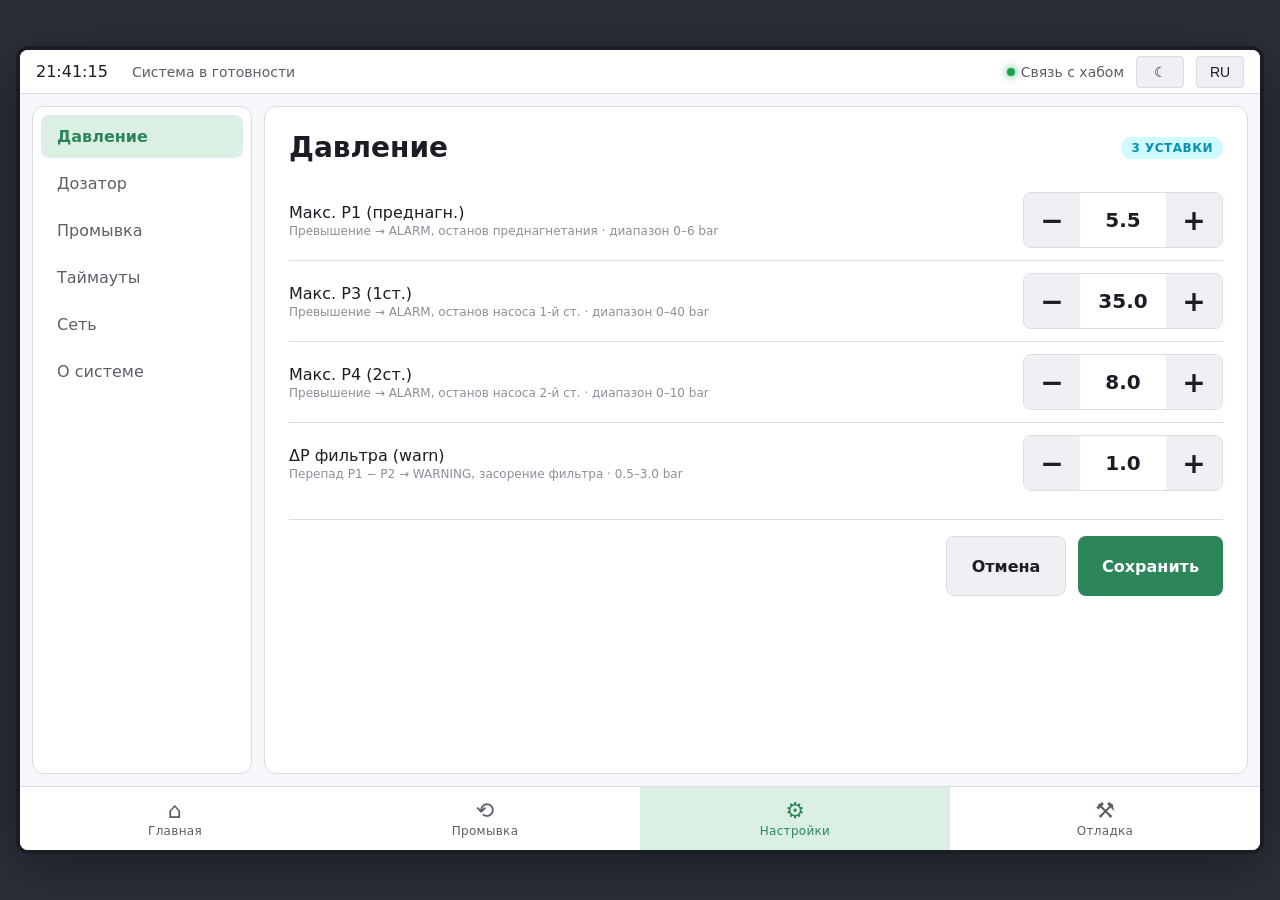
<file: proto/settings.html>
<!DOCTYPE html>
<html lang="ru" data-theme="light">
<head>
    <meta charset="UTF-8">
    <title>RO HMI — Настройки</title>
    <link rel="stylesheet" href="style.css">
    <style>
        .settings-grid {
            display: grid;
            grid-template-columns: 220px 1fr;
            grid-template-rows: minmax(0, 1fr);
            gap: var(--gap-md);
            padding: var(--gap-md);
            height: 100%;
            min-height: 0;
        }
        .settings-grid > * {
            min-height: 0;
            overflow-y: auto;
        }

        .nav-list {
            background: var(--bg-card);
            border: 1px solid var(--border);
            border-radius: var(--radius-lg);
            padding: var(--gap-sm);
            display: flex;
            flex-direction: column;
            gap: 4px;
        }
        .nav-item {
            padding: var(--gap-md) var(--gap-lg);
            border-radius: var(--radius-md);
            font-size: var(--fs-md);
            font-weight: 500;
            color: var(--text-secondary);
            cursor: pointer;
            border: none;
            background: transparent;
            text-align: left;
            font-family: inherit;
        }
        .nav-item.active { background: var(--accent-mute); color: var(--accent); font-weight: 600; }
        .nav-item:hover:not(.active) { background: var(--bg-mute); }

        .panel {
            background: var(--bg-card);
            border: 1px solid var(--border);
            border-radius: var(--radius-lg);
            padding: var(--gap-xl);
            display: flex;
            flex-direction: column;
            gap: var(--gap-lg);
            overflow-y: auto;
        }

        .panel-title {
            font-size: var(--fs-xl);
            font-weight: 700;
            margin: 0;
        }

        .field-row {
            display: grid;
            grid-template-columns: 1fr 200px;
            gap: var(--gap-lg);
            align-items: center;
            padding: var(--gap-md) 0;
            border-bottom: 1px solid var(--border);
        }
        .field-row:last-child { border-bottom: none; }
        .field-label {
            display: flex;
            flex-direction: column;
            gap: 2px;
        }
        .field-label .name {
            font-size: var(--fs-md);
            font-weight: 500;
            color: var(--text-primary);
        }
        .field-label .desc {
            font-size: var(--fs-xs);
            color: var(--text-muted);
        }

        .number-input {
            display: flex;
            gap: 0;
            border: 1px solid var(--border);
            border-radius: var(--radius-md);
            overflow: hidden;
            background: var(--bg-card);
            height: 56px;
        }
        .number-input button {
            width: 56px;
            border: none;
            background: var(--bg-mute);
            color: var(--text-primary);
            font-size: var(--fs-xl);
            font-weight: 600;
            cursor: pointer;
            font-family: inherit;
        }
        .number-input button:active { background: var(--accent-mute); }
        .number-input input {
            flex: 1;
            border: none;
            text-align: center;
            font-size: var(--fs-lg);
            font-weight: 600;
            font-variant-numeric: tabular-nums;
            color: var(--text-primary);
            background: transparent;
            outline: none;
            font-family: inherit;
            min-width: 0;
        }

        .actions-bar {
            display: flex;
            gap: var(--gap-md);
            justify-content: flex-end;
            padding-top: var(--gap-lg);
            border-top: 1px solid var(--border);
        }
    </style>
</head>
<body>

<div class="screen">

    <div class="statusbar">
        <span class="sb-time">14:32:05</span>
        <span class="sb-message" data-i18n="sb.system_idle">Система в готовности</span>
        <div class="sb-controls">
            <span class="sb-link sb-conn"><span class="dot"></span><span data-i18n="sb.online">Связь с хабом</span></span>
            <button class="sb-btn" data-action="toggle-theme">☾</button>
            <button class="sb-btn" data-action="toggle-lang">RU</button>
        </div>
    </div>

    <div class="content">
        <div class="settings-grid">

            <!-- ───── nav (категории настроек) ───── -->
            <div class="nav-list">
                <button class="nav-item active" data-i18n="set.pressure">Давление</button>
                <button class="nav-item" data-i18n="set.doser">Дозатор</button>
                <button class="nav-item" data-i18n="set.washing">Промывка</button>
                <button class="nav-item" data-i18n="set.timeouts">Таймауты</button>
                <button class="nav-item" data-i18n="set.network">Сеть</button>
                <button class="nav-item" data-i18n="set.about">О системе</button>
            </div>

            <!-- ───── панель настроек давления (default open) ───── -->
            <div class="panel">
                <div style="display: flex; justify-content: space-between; align-items: center;">
                    <h2 class="panel-title" data-i18n="set.pressure">Давление</h2>
                    <span class="badge badge-info">3 уставки</span>
                </div>

                <div>
                    <div class="field-row">
                        <div class="field-label">
                            <span class="name" data-i18n="set.p1_max">Макс. P1 (преднагн.)</span>
                            <span class="desc">Превышение → ALARM, останов преднагнетания · диапазон 0–6 bar</span>
                        </div>
                        <div class="number-input">
                            <button>−</button>
                            <input type="text" value="5.5">
                            <button>+</button>
                        </div>
                    </div>
                    <div class="field-row">
                        <div class="field-label">
                            <span class="name" data-i18n="set.p3_max">Макс. P3 (1ст.)</span>
                            <span class="desc">Превышение → ALARM, останов насоса 1-й ст. · диапазон 0–40 bar</span>
                        </div>
                        <div class="number-input">
                            <button>−</button>
                            <input type="text" value="35.0">
                            <button>+</button>
                        </div>
                    </div>
                    <div class="field-row">
                        <div class="field-label">
                            <span class="name" data-i18n="set.p4_max">Макс. P4 (2ст.)</span>
                            <span class="desc">Превышение → ALARM, останов насоса 2-й ст. · диапазон 0–10 bar</span>
                        </div>
                        <div class="number-input">
                            <button>−</button>
                            <input type="text" value="8.0">
                            <button>+</button>
                        </div>
                    </div>
                    <div class="field-row">
                        <div class="field-label">
                            <span class="name" data-i18n="set.filter_dp">ΔP фильтра (warn)</span>
                            <span class="desc">Перепад P1 − P2 → WARNING, засорение фильтра · 0.5–3.0 bar</span>
                        </div>
                        <div class="number-input">
                            <button>−</button>
                            <input type="text" value="1.0">
                            <button>+</button>
                        </div>
                    </div>
                </div>

                <div class="actions-bar">
                    <button class="btn btn-secondary" data-i18n="set.cancel">Отмена</button>
                    <button class="btn" data-i18n="set.save">Сохранить</button>
                </div>
            </div>

        </div>
    </div>

    <!-- tab bar -->
    <div class="tabbar">
        <a class="tab" href="index.html">
            <span class="tab-icon">⌂</span>
            <span class="tab-label" data-i18n="tab.main">Главная</span>
        </a>
        <a class="tab" href="washing.html">
            <span class="tab-icon">⟲</span>
            <span class="tab-label" data-i18n="tab.washing">Промывка</span>
        </a>
        <a class="tab active" href="settings.html">
            <span class="tab-icon">⚙</span>
            <span class="tab-label" data-i18n="tab.settings">Настройки</span>
        </a>
        <a class="tab" href="debug.html">
            <span class="tab-icon">⚒</span>
            <span class="tab-label" data-i18n="tab.debug">Отладка</span>
        </a>
    </div>

</div>

<script src="app.js"></script>
</body>
</html>
</file>
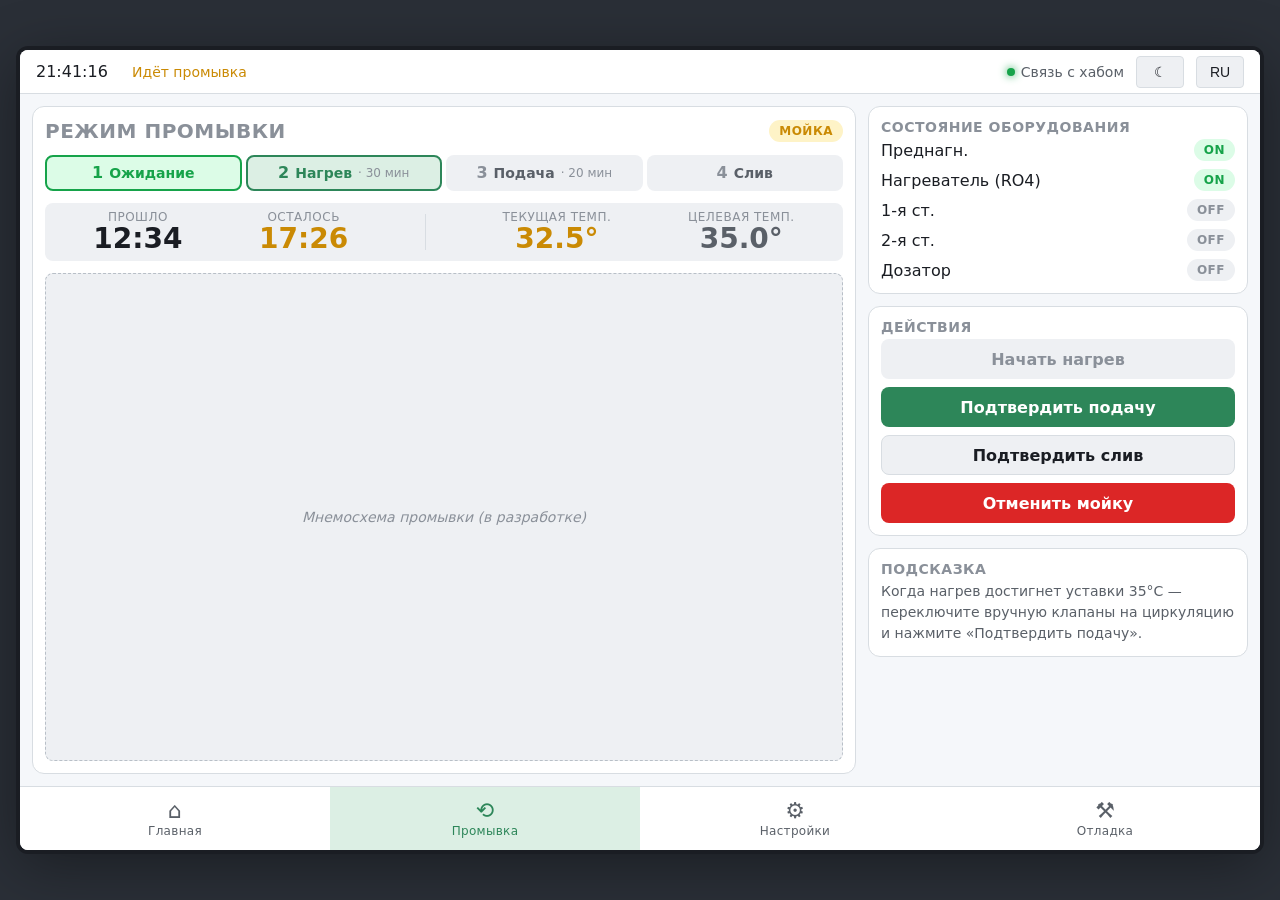
<file: proto/washing.html>
<!DOCTYPE html>
<html lang="ru" data-theme="light">
<head>
    <meta charset="UTF-8">
    <title>RO HMI — Промывка</title>
    <link rel="stylesheet" href="style.css">
    <style>
        .wash-grid {
            display: grid;
            grid-template-columns: 1fr 380px;
            /* row constrained к высоте контейнера (а не auto по контенту),
             * иначе колонки расширяются и контент уходит под tabbar. */
            grid-template-rows: minmax(0, 1fr);
            gap: var(--gap-md);
            padding: var(--gap-md);
            height: 100%;
            min-height: 0;
        }
        /* Прямые потомки grid: позволяем им быть меньше своего контента
         * (необходимо, чтобы overflow-y: auto заработал в grid-ячейке). */
        .wash-grid > .card,
        .wash-grid > .right-stack {
            min-height: 0;
            overflow-y: auto;
        }

        /* Прогресс цикла — компактная горизонтальная плитка (4 шага в строку,
         * каждый высотой ~36px). Содержит номер, название и длительность (если
         * задана) в одну строку. Высота строки задаёт визуальный ритм. */
        .phase-track {
            display: flex;
            gap: var(--gap-xs);
        }
        .phase-step {
            flex: 1;
            padding: 6px var(--gap-sm);
            background: var(--bg-mute);
            border: 2px solid transparent;
            border-radius: var(--radius-md);
            display: flex;
            align-items: center;
            justify-content: center;
            gap: 6px;
            min-height: 36px;
            position: relative;
        }
        .phase-step .num {
            font-size: var(--fs-md);
            font-weight: 700;
            color: var(--text-muted);
            line-height: 1;
        }
        .phase-step .name {
            font-size: var(--fs-sm);
            font-weight: 600;
            color: var(--text-secondary);
            white-space: nowrap;
        }
        .phase-step .duration {
            font-size: var(--fs-xs);
            color: var(--text-muted);
            white-space: nowrap;
        }
        .phase-step.active {
            background: var(--accent-mute);
            border-color: var(--accent);
        }
        .phase-step.active .num,
        .phase-step.active .name { color: var(--accent); }
        .phase-step.done {
            background: var(--success-bg);
            border-color: var(--success);
        }
        .phase-step.done .num,
        .phase-step.done .name { color: var(--success); }

        /* Объединённая полоска статуса: время цикла + температура.
         * Слева — таймеры (Прошло / Осталось), справа — температуры
         * (Текущая / Целевая), разделены вертикальной чертой. Высота
         * компактная (~56px), чтобы освободить место для мнемосхемы ниже. */
        .info-strip {
            display: flex;
            align-items: center;
            justify-content: space-around;
            gap: var(--gap-md);
            padding: var(--gap-sm) var(--gap-lg);
            background: var(--bg-mute);
            border-radius: var(--radius-md);
            min-height: 56px;
        }
        .info-cell {
            display: flex;
            flex-direction: column;
            align-items: center;
            min-width: 0;
            line-height: 1.05;
        }
        .info-cell .label {
            font-size: var(--fs-xs);
            text-transform: uppercase;
            letter-spacing: 0.5px;
            color: var(--text-muted);
        }
        .info-cell .value {
            font-size: var(--fs-xl);          /* 28px */
            font-weight: 700;
            font-variant-numeric: tabular-nums;
            color: var(--text-primary);
        }
        .info-cell .value.warm   { color: var(--warning); }
        .info-cell .value.target { color: var(--text-secondary); font-weight: 600; }
        .info-strip .divider {
            width: 1px;
            height: 36px;
            background: var(--border);
            align-self: center;
        }

        /* Мнемосхема промывки — занимает остаток высоты карточки.
         * Пока placeholder; будет заменена на SVG-схему контура промывки
         * (циркуляция через мембрану 1+2, дозатор моющего раствора,
         * клапаны/направления потоков в режиме CIP). */
        .wash-mnemo {
            flex: 1;
            min-height: 120px;
            background: var(--bg-mute);
            border: 1px dashed var(--border-strong);
            border-radius: var(--radius-md);
            display: flex;
            align-items: center;
            justify-content: center;
            color: var(--text-muted);
            font-size: var(--fs-sm);
            font-style: italic;
        }

        /* Действия (правая колонка) */
        .right-stack {
            display: flex;
            flex-direction: column;
            gap: var(--gap-md);
            min-width: 0;
        }
        /* Карточки правой колонки компактнее, чтобы все три помещались целиком
         * (включая скруглённый низ "Подсказки") без overflow-clipping. */
        .right-stack .card {
            padding: var(--gap-md);
        }
        .right-stack .card-title {
            margin-bottom: var(--gap-xs);   /* было gap-md (12px) → gap-xs (4px) */
        }
        /* Кнопки в карточке "Действия" — компактнее (40px вместо 60px),
         * чтобы освободить вертикаль для блока с подсказкой. */
        .right-stack .btn {
            width: 100%;
            height: 40px;
            min-width: 0;
        }
    </style>
</head>
<body>

<div class="screen">

    <!-- status bar -->
    <div class="statusbar">
        <span class="sb-time">14:32:05</span>
        <span class="sb-message is-warn" data-i18n="sb.system_washing">Идёт промывка</span>
        <div class="sb-controls">
            <span class="sb-link sb-conn"><span class="dot"></span><span data-i18n="sb.online">Связь с хабом</span></span>
            <button class="sb-btn" data-action="toggle-theme">☾</button>
            <button class="sb-btn" data-action="toggle-lang">RU</button>
        </div>
    </div>

    <!-- content -->
    <div class="content">
        <div class="wash-grid">

            <!-- ───── основная часть ───── -->
            <div class="card" style="padding: var(--gap-md); display: flex; flex-direction: column; gap: var(--gap-md);">
                <div style="display: flex; justify-content: space-between; align-items: center;">
                    <h2 class="card-title" style="font-size: var(--fs-lg); margin: 0;" data-i18n="wash.title">Режим промывки</h2>
                    <span class="badge badge-warn" data-i18n="mode.washing">Мойка</span>
                </div>

                <!-- 4 фазы цикла промывки — компактная плитка -->
                <div class="phase-track">
                    <div class="phase-step done">
                        <span class="num">1</span>
                        <span class="name" data-i18n="wash.phase_idle">Ожидание</span>
                    </div>
                    <div class="phase-step active">
                        <span class="num">2</span>
                        <span class="name" data-i18n="wash.phase_heating">Нагрев</span>
                        <span class="duration">· 30 мин</span>
                    </div>
                    <div class="phase-step">
                        <span class="num">3</span>
                        <span class="name" data-i18n="wash.phase_circulation">Подача</span>
                        <span class="duration">· 20 мин</span>
                    </div>
                    <div class="phase-step">
                        <span class="num">4</span>
                        <span class="name" data-i18n="wash.phase_drain">Слив</span>
                    </div>
                </div>

                <!-- Объединённая полоска: таймеры цикла + температура -->
                <div class="info-strip">
                    <div class="info-cell">
                        <div class="label" data-i18n="wash.elapsed">Прошло</div>
                        <div class="value">12:34</div>
                    </div>
                    <div class="info-cell">
                        <div class="label" data-i18n="wash.remaining">Осталось</div>
                        <div class="value warm">17:26</div>
                    </div>
                    <div class="divider"></div>
                    <div class="info-cell">
                        <div class="label" data-i18n="wash.current_temp">Текущая</div>
                        <div class="value warm"><span data-mock data-mock-base="32.8" data-mock-decimals="1" data-mock-noise="0.03">32.8</span>°</div>
                    </div>
                    <div class="info-cell">
                        <div class="label" data-i18n="wash.target_temp">Целевая</div>
                        <div class="value target">35.0°</div>
                    </div>
                </div>

                <!-- Мнемосхема промывки (в разработке — см. UI_SCREENS §3.2 wash CIP loop) -->
                <div class="wash-mnemo" data-i18n="wash.mnemo_placeholder">
                    Мнемосхема промывки (в разработке)
                </div>

            </div>

            <!-- ───── правая колонка ───── -->
            <div class="right-stack">

                <div class="card">
                    <h3 class="card-title">Состояние оборудования</h3>
                    <div style="display: flex; flex-direction: column; gap: var(--gap-sm);">
                        <div style="display: flex; justify-content: space-between; align-items: center;">
                            <span data-i18n="main.pump_pre">Преднагнетания</span>
                            <span class="badge badge-ok">ON</span>
                        </div>
                        <div style="display: flex; justify-content: space-between; align-items: center;">
                            <span>Нагреватель (RO4)</span>
                            <span class="badge badge-ok">ON</span>
                        </div>
                        <div style="display: flex; justify-content: space-between; align-items: center;">
                            <span data-i18n="main.pump_st1">Насос 1-й ст.</span>
                            <span class="badge badge-mute">OFF</span>
                        </div>
                        <div style="display: flex; justify-content: space-between; align-items: center;">
                            <span data-i18n="main.pump_st2">Насос 2-й ст.</span>
                            <span class="badge badge-mute">OFF</span>
                        </div>
                        <div style="display: flex; justify-content: space-between; align-items: center;">
                            <span data-i18n="main.doser">Дозатор</span>
                            <span class="badge badge-mute">OFF</span>
                        </div>
                    </div>
                </div>

                <div class="card">
                    <h3 class="card-title">Действия</h3>
                    <div style="display: flex; flex-direction: column; gap: var(--gap-sm);">
                        <button class="btn" disabled data-i18n="wash.start_heat">Начать нагрев</button>
                        <button class="btn" data-confirm="confirm.start_auto" data-action="confirm_circ" data-i18n="wash.confirm_circ">Подтвердить подачу</button>
                        <button class="btn btn-secondary" data-confirm="confirm.start_auto" data-action="confirm_drain" data-i18n="wash.confirm_drain">Подтвердить слив</button>
                        <button class="btn btn-danger" data-confirm="confirm.cancel_wash" data-action="cancel_wash" data-i18n="wash.cancel">Отменить мойку</button>
                    </div>
                </div>

                <div class="card">
                    <h3 class="card-title">Подсказка</h3>
                    <p style="font-size: var(--fs-sm); color: var(--text-secondary); line-height: 1.5;">
                        Когда нагрев достигнет уставки 35°C — переключите вручную клапаны на циркуляцию и нажмите «Подтвердить подачу».
                    </p>
                </div>

            </div>
        </div>
    </div>

    <!-- tab bar -->
    <div class="tabbar">
        <a class="tab" href="index.html">
            <span class="tab-icon">⌂</span>
            <span class="tab-label" data-i18n="tab.main">Главная</span>
        </a>
        <a class="tab active" href="washing.html">
            <span class="tab-icon">⟲</span>
            <span class="tab-label" data-i18n="tab.washing">Промывка</span>
        </a>
        <a class="tab" href="settings.html">
            <span class="tab-icon">⚙</span>
            <span class="tab-label" data-i18n="tab.settings">Настройки</span>
        </a>
        <a class="tab" href="debug.html">
            <span class="tab-icon">⚒</span>
            <span class="tab-label" data-i18n="tab.debug">Отладка</span>
        </a>
    </div>

</div>

<div id="confirm-modal" class="modal-overlay">
    <div class="modal">
        <div class="modal-title" data-i18n="confirm.title">Подтвердите действие</div>
        <div class="modal-text"></div>
        <div class="modal-actions">
            <button class="btn btn-secondary" data-modal="no" data-i18n="confirm.no">Отмена</button>
            <button class="btn" data-modal="yes" data-i18n="confirm.yes">Да</button>
        </div>
    </div>
</div>

<script src="app.js"></script>
</body>
</html>
</file>
<file: proto/style.css>
/* ─────────────────────────────────────────────────────────────────────────
 * RO Plant HMI — прототип UI
 * Целевой дисплей: Waveshare ESP32-P4-NANO 10.1" 1280×800 (landscape)
 * Touch: GT911 polling (один палец), без жестов
 * Темы: light (default) + dark, переключение через [data-theme]
 * Языки: RU/EN через data-i18n + JS lookup
 * ─────────────────────────────────────────────────────────────────────── */

/* ───── design tokens ───── */
:root {
    /* Geometry — pixel-perfect for 1280×800 */
    --screen-w: 1280px;
    --screen-h: 800px;
    --statusbar-h: 44px;
    --tabbar-h: 64px;
    --content-h: calc(var(--screen-h) - var(--statusbar-h) - var(--tabbar-h));

    /* Touch targets — минимум 44×44 (Apple HIG), берём 60 для запаса */
    --touch-min: 60px;
    --touch-lg: 80px;

    /* Type scale (без перчаток, с расстояния 30-70 см) */
    --fs-xs: 12px;     /* подписи, единицы */
    --fs-sm: 14px;     /* secondary text */
    --fs-md: 16px;     /* body */
    --fs-lg: 20px;     /* values, headings sm */
    --fs-xl: 28px;     /* values primary */
    --fs-2xl: 36px;    /* hero values */
    --fs-3xl: 48px;    /* alarm */

    /* Spacing */
    --gap-xs: 4px;
    --gap-sm: 8px;
    --gap-md: 12px;
    --gap-lg: 16px;
    --gap-xl: 24px;
    --gap-2xl: 32px;

    /* Radius */
    --radius-sm: 4px;
    --radius-md: 8px;
    --radius-lg: 12px;
}

/* ───── light theme (default) ───── */
[data-theme="light"], :root {
    --bg-base: #f5f7fa;
    --bg-card: #ffffff;
    --bg-elev: #ffffff;
    --bg-mute: #eef0f3;

    --text-primary: #1a1d23;
    --text-secondary: #5a6068;
    --text-muted: #8a9099;
    --text-inverse: #ffffff;

    --border: #d8dde2;
    --border-strong: #b8bfc7;

    --accent: #2d8659;          /* corporate green (НТТ) */
    --accent-hover: #1f6b45;
    --accent-mute: #dcefe4;

    --success: #16a34a;          /* green — ok */
    --success-bg: #dcfce7;
    --warning: #ca8a04;           /* amber — warning */
    --warning-bg: #fef3c7;
    --danger: #dc2626;             /* red — critical */
    --danger-bg: #fee2e2;
    --info: #0891b2;
    --info-bg: #cffafe;

    --pipe: #94a3b8;
    --pipe-active: #2563eb;
    --tank-stroke: #475569;
    --tank-fill: #cbd5e1;
    --water: #38bdf8;
}

/* ───── dark theme ───── */
[data-theme="dark"] {
    /* мягкий тёмно-серый в стиле RustRover/современных IDE — не чёрный */
    --bg-base: #1e2128;
    --bg-card: #252932;
    --bg-elev: #2c313c;
    --bg-mute: #1a1d23;

    --text-primary: #e6e9ed;
    --text-secondary: #a8aeb6;
    --text-muted: #6c727b;
    --text-inverse: #1e2128;

    --border: #363b47;
    --border-strong: #4a5161;

    /* corporate green, чуть ярче для контраста на тёмном фоне */
    --accent: #3fa66a;
    --accent-hover: #52c179;
    --accent-mute: #1a3826;

    --success: #22c55e;
    --success-bg: #14532d;
    --warning: #eab308;
    --warning-bg: #422006;
    --danger: #ef4444;
    --danger-bg: #450a0a;
    --info: #06b6d4;
    --info-bg: #164e63;

    --pipe: #64748b;
    --pipe-active: #60a5fa;
    --tank-stroke: #94a3b8;
    --tank-fill: #2d3748;
    --water: #38bdf8;
}

/* ───── reset + base ───── */
* { box-sizing: border-box; margin: 0; padding: 0; }
html, body {
    width: 100%;
    height: 100%;
    font-family: -apple-system, BlinkMacSystemFont, "Segoe UI", Roboto, system-ui, sans-serif;
    font-size: var(--fs-md);
    background: var(--bg-mute);
    color: var(--text-primary);
    -webkit-font-smoothing: antialiased;
    user-select: none;
}

body {
    display: flex;
    align-items: center;
    justify-content: center;
    overflow: hidden;
    padding: 20px;
    background: #2a2f37;  /* viewer chrome — серый вокруг сцены */
}

/* ───── screen viewport ─────
 * Имитирует физический дисплей 1280×800. На реальном LVGL это весь экран. */
.screen {
    position: relative;
    width: var(--screen-w);
    height: var(--screen-h);
    background: var(--bg-base);
    border-radius: 8px;
    box-shadow: 0 0 0 4px #1a1d23, 0 12px 60px rgba(0, 0, 0, 0.4);
    overflow: hidden;
    display: flex;
    flex-direction: column;
}

/* ───── status bar (top, 44px) ───── */
.statusbar {
    height: var(--statusbar-h);
    background: var(--bg-card);
    border-bottom: 1px solid var(--border);
    display: flex;
    align-items: center;
    padding: 0 var(--gap-lg);
    gap: var(--gap-lg);
    flex-shrink: 0;
}

.sb-time {
    font-size: var(--fs-md);
    font-weight: 500;
    font-variant-numeric: tabular-nums;
    color: var(--text-primary);
    min-width: 80px;
}

.sb-message {
    flex: 1;
    font-size: var(--fs-sm);
    color: var(--text-secondary);
    overflow: hidden;
    text-overflow: ellipsis;
    white-space: nowrap;
}
.sb-message.is-warn { color: var(--warning); }
.sb-message.is-error { color: var(--danger); font-weight: 500; }

.sb-controls {
    display: flex;
    align-items: center;
    gap: var(--gap-md);
}

.sb-link {
    display: inline-flex;
    align-items: center;
    gap: 6px;
    font-size: var(--fs-sm);
    color: var(--text-secondary);
}

.sb-conn .dot {
    width: 8px; height: 8px;
    border-radius: 50%;
    background: var(--success);
    box-shadow: 0 0 8px var(--success);
}
.sb-conn.is-offline .dot { background: var(--danger); box-shadow: 0 0 8px var(--danger); }

.sb-btn {
    height: 32px;
    min-width: 48px;
    padding: 0 var(--gap-md);
    background: var(--bg-mute);
    border: 1px solid var(--border);
    border-radius: var(--radius-sm);
    color: var(--text-primary);
    font-size: var(--fs-sm);
    cursor: pointer;
    transition: background 0.1s;
}
.sb-btn:active { background: var(--accent-mute); }

/* ───── content area (724px) ───── */
.content {
    flex: 1;
    overflow: hidden;
    position: relative;
}

/* ───── tab bar (bottom, 64px) ───── */
.tabbar {
    height: var(--tabbar-h);
    background: var(--bg-card);
    border-top: 1px solid var(--border);
    display: flex;
    flex-shrink: 0;
}

.tab {
    flex: 1;
    display: flex;
    flex-direction: column;
    align-items: center;
    justify-content: center;
    gap: 2px;
    color: var(--text-secondary);
    cursor: pointer;
    border: none;
    background: transparent;
    transition: color 0.1s, background 0.1s;
    text-decoration: none;
    font-family: inherit;
}
.tab:active { background: var(--bg-mute); }
.tab.active { color: var(--accent); background: var(--accent-mute); }
.tab-icon { font-size: 22px; line-height: 1; }
.tab-label { font-size: var(--fs-xs); font-weight: 500; letter-spacing: 0.3px; }

/* ───── primary buttons (touch-friendly) ───── */
.btn {
    height: var(--touch-min);
    min-width: 120px;
    padding: 0 var(--gap-xl);
    background: var(--accent);
    color: var(--text-inverse);
    border: none;
    border-radius: var(--radius-md);
    font-size: var(--fs-md);
    font-weight: 600;
    cursor: pointer;
    transition: background 0.1s, transform 0.05s;
    font-family: inherit;
}
.btn:active { background: var(--accent-hover); transform: scale(0.98); }
.btn[disabled] { background: var(--bg-mute); color: var(--text-muted); cursor: not-allowed; }

.btn-secondary {
    background: var(--bg-mute);
    color: var(--text-primary);
    border: 1px solid var(--border);
}
.btn-secondary:active { background: var(--bg-elev); }

.btn-danger { background: var(--danger); }
.btn-danger:active { background: #b91c1c; }

.btn-success { background: var(--success); }
.btn-success:active { background: #15803d; }

.btn-lg { height: var(--touch-lg); min-width: 160px; font-size: var(--fs-lg); }

/* ───── cards ───── */
.card {
    background: var(--bg-card);
    border: 1px solid var(--border);
    border-radius: var(--radius-lg);
    padding: var(--gap-lg);
}

.card-title {
    font-size: var(--fs-sm);
    font-weight: 600;
    text-transform: uppercase;
    letter-spacing: 0.5px;
    color: var(--text-muted);
    margin-bottom: var(--gap-md);
}

/* ───── parameter chips (живые значения с цветовой индикацией) ───── */
.kpi {
    display: flex;
    flex-direction: column;
    gap: 2px;
    padding: var(--gap-md);
    background: var(--bg-card);
    border: 1px solid var(--border);
    border-radius: var(--radius-md);
    min-width: 110px;
}
.kpi-label {
    font-size: var(--fs-xs);
    color: var(--text-muted);
    text-transform: uppercase;
    letter-spacing: 0.5px;
    font-weight: 500;
}
.kpi-value {
    font-size: var(--fs-lg);
    font-weight: 700;
    font-variant-numeric: tabular-nums;
    color: var(--text-primary);
}
.kpi-unit {
    font-size: var(--fs-xs);
    color: var(--text-muted);
    margin-left: 3px;
    font-weight: 400;
}
.kpi.ok .kpi-value { color: var(--success); }
.kpi.warn .kpi-value { color: var(--warning); }
.kpi.danger .kpi-value { color: var(--danger); }
.kpi.danger { border-color: var(--danger); animation: pulse 1.5s infinite; }

@keyframes pulse {
    0%, 100% { box-shadow: 0 0 0 0 var(--danger-bg); }
    50% { box-shadow: 0 0 0 4px var(--danger-bg); }
}

/* ───── badges (state, mode) ───── */
.badge {
    display: inline-flex;
    align-items: center;
    gap: 6px;
    padding: 4px 10px;
    border-radius: 999px;
    font-size: var(--fs-xs);
    font-weight: 600;
    text-transform: uppercase;
    letter-spacing: 0.5px;
}
.badge-ok    { background: var(--success-bg); color: var(--success); }
.badge-warn  { background: var(--warning-bg); color: var(--warning); }
.badge-danger{ background: var(--danger-bg); color: var(--danger); }
.badge-info  { background: var(--info-bg); color: var(--info); }
.badge-mute  { background: var(--bg-mute); color: var(--text-muted); }

/* ───── modal / confirm dialog ───── */
.modal-overlay {
    position: fixed;
    inset: 0;
    background: rgba(0, 0, 0, 0.5);
    display: none;
    align-items: center;
    justify-content: center;
    z-index: 100;
}
.modal-overlay.open { display: flex; }
.modal {
    background: var(--bg-elev);
    border-radius: var(--radius-lg);
    padding: var(--gap-2xl);
    min-width: 480px;
    max-width: 700px;
    box-shadow: 0 20px 80px rgba(0, 0, 0, 0.4);
}
.modal-title {
    font-size: var(--fs-xl);
    font-weight: 700;
    margin-bottom: var(--gap-md);
}
.modal-text {
    font-size: var(--fs-md);
    color: var(--text-secondary);
    margin-bottom: var(--gap-xl);
    line-height: 1.5;
}
.modal-actions {
    display: flex;
    gap: var(--gap-md);
    justify-content: flex-end;
}

/* ───── sensor detail modal (открывается по клику на sensor circle) ───── */
.sensor-modal {
    width: 720px;
    max-width: 90vw;
}
.sm-header {
    display: flex;
    justify-content: space-between;
    align-items: flex-start;
    gap: var(--gap-md);
    margin-bottom: var(--gap-lg);
}
.sm-title { font-size: var(--fs-xl); font-weight: 700; color: var(--text-primary); }
.sm-subtitle { font-size: var(--fs-sm); color: var(--text-secondary); margin-top: 2px; }
.sm-close {
    width: 36px; height: 36px;
    border: 1px solid var(--border);
    background: var(--bg-mute);
    border-radius: var(--radius-sm);
    color: var(--text-primary);
    font-size: var(--fs-lg);
    cursor: pointer;
    flex-shrink: 0;
}
.sm-close:active { background: var(--accent-mute); }

.sm-section { margin-bottom: var(--gap-lg); }
.sm-section-title {
    font-size: var(--fs-xs);
    font-weight: 600;
    text-transform: uppercase;
    letter-spacing: 0.5px;
    color: var(--text-muted);
    margin-bottom: var(--gap-sm);
}

/* Большое текущее значение + полоска нормы */
.sm-current {
    display: flex;
    align-items: baseline;
    gap: var(--gap-sm);
    margin-bottom: var(--gap-sm);
}
.sm-current-value {
    font-size: var(--fs-display, 64px);
    font-weight: 700;
    font-variant-numeric: tabular-nums;
    line-height: 1;
}
.sm-current-unit { font-size: var(--fs-xl); color: var(--text-secondary); }
.sm-current.warn .sm-current-value { color: var(--warning); }
.sm-current.danger .sm-current-value { color: var(--danger); }
.sm-current.ok .sm-current-value { color: var(--success); }

.sm-range-bar {
    position: relative;
    height: 16px;
    background: linear-gradient(to right,
        var(--success) 0%, var(--success) 70%,
        var(--warning) 70%, var(--warning) 90%,
        var(--danger) 90%, var(--danger) 100%);
    border-radius: 999px;
    margin: var(--gap-sm) 0;
    overflow: visible;
}
.sm-range-bar .pointer {
    position: absolute;
    top: -4px;
    width: 4px;
    height: 24px;
    background: var(--text-primary);
    transform: translateX(-50%);
    border-radius: 2px;
}
.sm-range-labels {
    display: flex;
    justify-content: space-between;
    font-size: var(--fs-xs);
    color: var(--text-muted);
    font-variant-numeric: tabular-nums;
}

/* Mini-trend (3ч) — простой SVG */
.sm-trend {
    width: 100%;
    height: 100px;
    background: var(--bg-mute);
    border: 1px solid var(--border);
    border-radius: var(--radius-md);
    padding: var(--gap-sm);
}
.sm-trend-stats {
    display: flex;
    justify-content: space-around;
    font-size: var(--fs-sm);
    color: var(--text-secondary);
    margin-top: var(--gap-sm);
}
.sm-trend-stats .stat-value {
    color: var(--text-primary);
    font-weight: 600;
    font-variant-numeric: tabular-nums;
}

/* Property rows (источник, уставки) */
.sm-prop-row {
    display: flex;
    justify-content: space-between;
    padding: 6px 0;
    border-bottom: 1px dashed var(--border);
    font-size: var(--fs-sm);
}
.sm-prop-row:last-child { border-bottom: none; }
.sm-prop-row .key { color: var(--text-secondary); }
.sm-prop-row .val {
    color: var(--text-primary);
    font-weight: 500;
    font-variant-numeric: tabular-nums;
    text-align: right;
}

/* sensor-group в SVG — индикация кликабельности */
.mnemo-svg .sensor-group {
    cursor: pointer;
    transition: filter 0.15s;
}
.mnemo-svg .sensor-group:hover .sc-frame {
    filter: brightness(1.15) drop-shadow(0 0 4px var(--accent));
}
.mnemo-svg .sensor-group:active .sc-frame {
    filter: brightness(0.9);
}

/* ───── alarm row ───── */
.alarm-row {
    display: grid;
    grid-template-columns: 80px 1fr 100px 120px;
    gap: var(--gap-md);
    align-items: center;
    padding: var(--gap-md) var(--gap-lg);
    background: var(--bg-card);
    border: 1px solid var(--border);
    border-radius: var(--radius-md);
    margin-bottom: var(--gap-sm);
}
.alarm-row.is-critical { border-left: 4px solid var(--danger); }
.alarm-row.is-alarm    { border-left: 4px solid var(--warning); }
.alarm-row.is-warning  { border-left: 4px solid var(--info); }
.alarm-row.is-info     { border-left: 4px solid var(--accent); }
.alarm-row.is-cleared  { opacity: 0.55; }

.alarm-time { font-variant-numeric: tabular-nums; font-size: var(--fs-sm); color: var(--text-muted); }
.alarm-msg  { font-size: var(--fs-md); }
.alarm-msg .code { color: var(--text-muted); font-size: var(--fs-xs); margin-right: 6px; }
</file>
